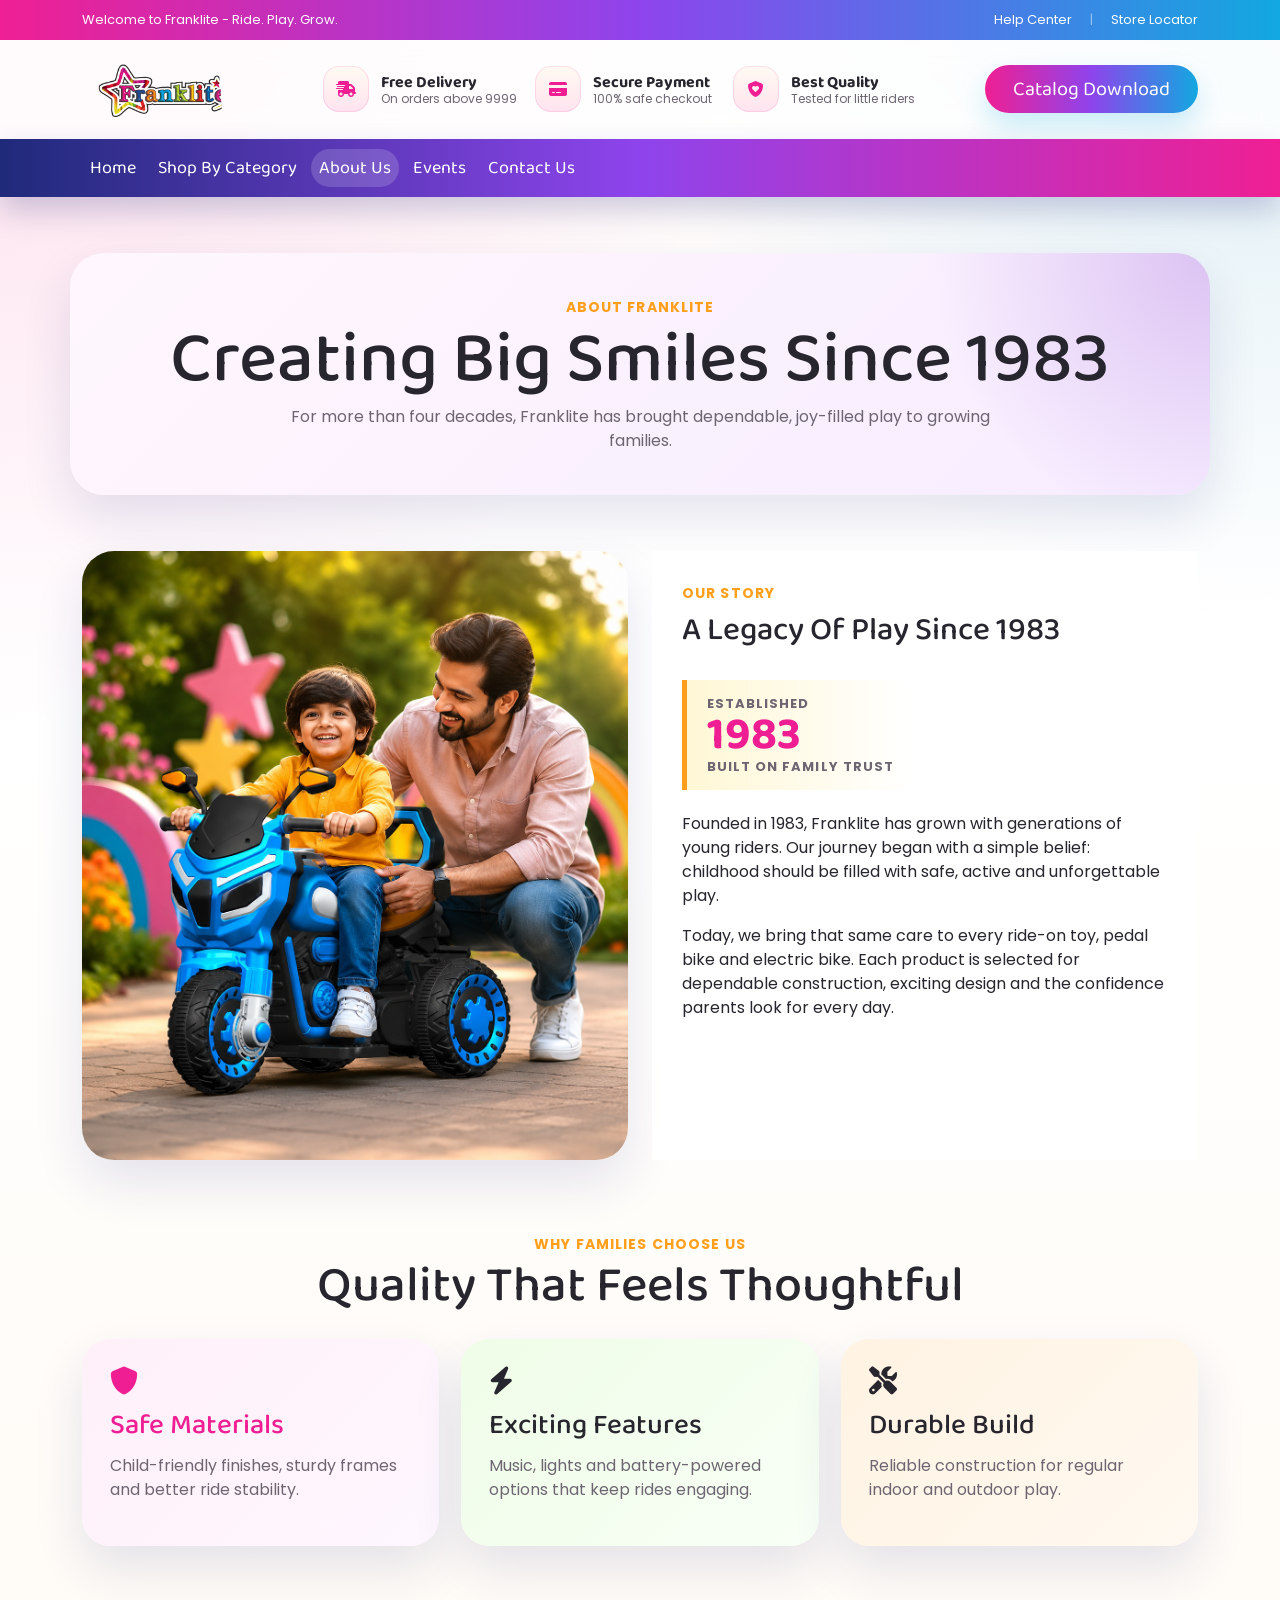
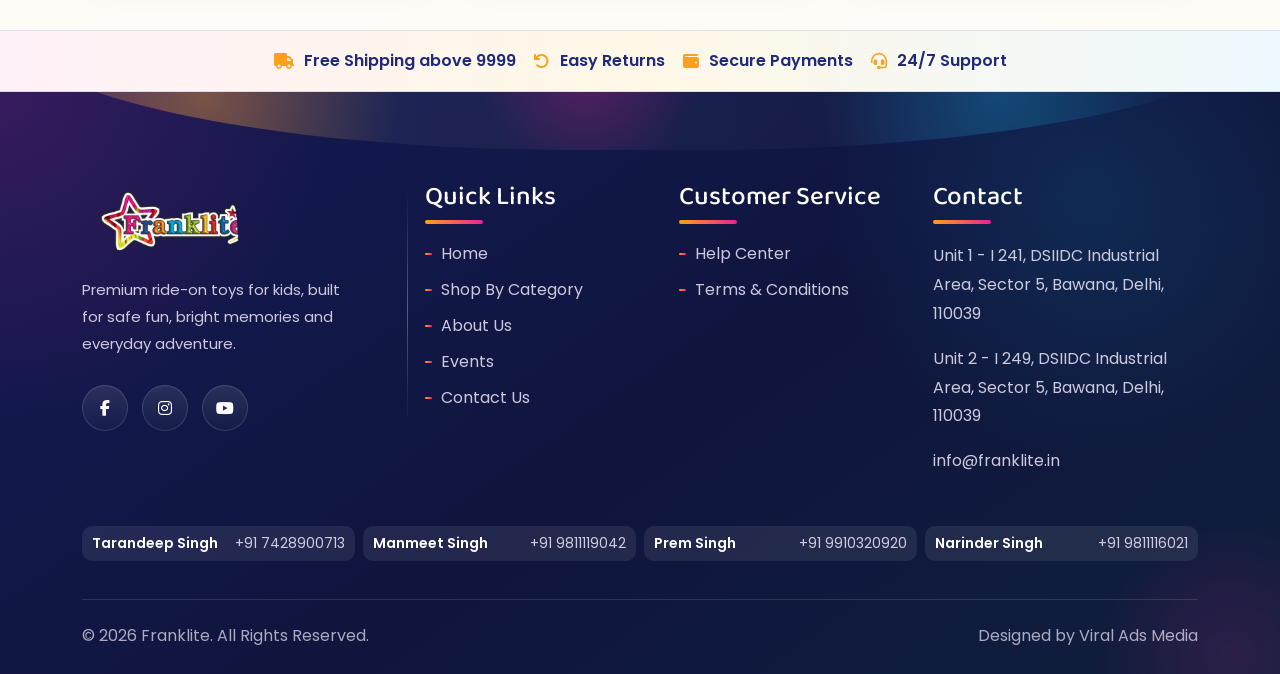
<file: about.html>
<!DOCTYPE html>
<html lang="en">

<head>
    <meta charset="UTF-8">
    <meta name="viewport" content="width=device-width, initial-scale=1.0">
    <title>About Us | Franklite</title>
    <link rel="icon" href="image/logo.png">
    <link href="https://cdn.jsdelivr.net/npm/bootstrap@5.0.2/dist/css/bootstrap.min.css" rel="stylesheet"
        integrity="sha384-EVSTQN3/azprG1Anm3QDgpJLIm9Nao0Yz1ztcQTwFspd3yD65VohhpuuCOmLASjC" crossorigin="anonymous">
    <link rel="stylesheet" href="https://cdnjs.cloudflare.com/ajax/libs/font-awesome/6.7.2/css/all.min.css">
    <link rel="preconnect" href="https://fonts.googleapis.com">
    <link rel="preconnect" href="https://fonts.gstatic.com" crossorigin>
    <link href="https://fonts.googleapis.com/css2?family=Baloo+2:wght@400;600;700;800&family=Poppins:wght@400;500;600;700&display=swap"
        rel="stylesheet">
    <link href="https://unpkg.com/aos@2.3.1/dist/aos.css" rel="stylesheet">
    <link href="style.css" rel="stylesheet">
    <link href="responsive.css" rel="stylesheet">
</head>


<body>
    <div class="site-shell">
        <header class="top-strip">
            <div class="container top-strip-inner">
                <p class="mb-0">Welcome to Franklite - Ride. Play. Grow.</p>
                <div class="top-strip-links">
                    <a href="contact.html">Help Center</a>
                    <a href="https://www.google.com/maps/search/?api=1&amp;query=Unit%201%20I%20241%2C%20DSIIDC%20Industrial%20Area%2C%20Sector%205%2C%20Bawana%2C%20Delhi%20110039" target="_blank" rel="noopener noreferrer">Store Locator</a>
                </div>
            </div>
        </header>

        <header class="main-header">
            <div class="container">
                <div class="main-header-row">
                    <a class="brand-wrap" href="index.html" aria-label="Franklite home">
                        <img src="image/logo-gif.gif" alt="Franklite logo">
                    </a>
                    <div class="feature-pills">
                        <div class="feature-pill">
                            <span class="feature-icon"><i class="fa-solid fa-truck-fast"></i></span>
                            <div>
                                <strong>Free Delivery</strong>
                                <small>On orders above 9999</small>
                            </div>
                        </div>
                        <div class="feature-pill">
                            <span class="feature-icon"><i class="fa-solid fa-credit-card"></i></span>
                            <div>
                                <strong>Secure Payment</strong>
                                <small>100% safe checkout</small>
                            </div>
                        </div>
                        <div class="feature-pill">
                            <span class="feature-icon"><i class="fa-solid fa-shield-heart"></i></span>
                            <div>
                                <strong>Best Quality</strong>
                                <small>Tested for little riders</small>
                            </div>
                        </div>
                    </div>
                    <div class="header-cta">
                        <a class="btn theme-btn header-pill-btn" href="pdf/franklitecatalog.pdf" download>Catalog Download</a>
                    </div>
                </div>
            </div>
        </header>

        <nav class="theme-nav navbar navbar-expand-lg">
            <div class="container">
                <button class="navbar-toggler" type="button" data-bs-toggle="collapse" data-bs-target="#mainNav"
                    aria-controls="mainNav" aria-expanded="false" aria-label="Toggle navigation">
                    <i class="fa-solid fa-bars"></i>
                </button>
                <div class="collapse navbar-collapse" id="mainNav">
                    <ul class="navbar-nav nav-links">
                        <li class="nav-item"><a class="nav-link" href="index.html">Home</a></li>
                        <li class="nav-item"><a class="nav-link" href="shop.html">Shop By Category</a></li>
                        <li class="nav-item"><a class="nav-link active" href="about.html">About Us</a></li>
                        <li class="nav-item"><a class="nav-link" href="events.html">Events</a></li>
                        <li class="nav-item"><a class="nav-link" href="contact.html">Contact Us</a></li>
                    </ul>
                </div>
            </div>
        </nav>

        <main>
            <section class="inner-hero">
                <div class="container">
                    <span class="kicker">About Franklite</span>
                    <h1>Creating Big Smiles Since 1983</h1>
                    <p>For more than four decades, Franklite has brought dependable, joy-filled play to growing families.</p>
                </div>
            </section>

            <section class="section-space pt-0">
                <div class="container">
                    <div class="split-panel">
                        <div class="panel-media" data-aos="fade-right">
                            <img src="image/about.png" alt="Franklite family lifestyle visual">
                        </div>
                        <div class="panel-copy" data-aos="fade-left">
                            <span class="kicker">Our Story</span>
                            <h2>A Legacy Of Play Since <span>1983</span></h2>
                            <div class="story-established" aria-label="Franklite established in 1983">
                                <span>Established</span>
                                <strong>1983</strong>
                                <small>Built on family trust</small>
                            </div>
                            <p>Founded in 1983, Franklite has grown with generations of young riders. Our journey began with a simple belief: childhood should be filled with safe, active and unforgettable play.</p>
                            <p>Today, we bring that same care to every ride-on toy, pedal bike and electric bike. Each product is selected for dependable construction, exciting design and the confidence parents look for every day.</p>
                        </div>
                    </div>
                </div>
            </section>

            <section class="section-space pt-0">
                <div class="container">
                    <div class="section-heading">
                        <span class="kicker">Why Families Choose Us</span>
                        <h2>Quality That Feels Thoughtful</h2>
                    </div>
                    <div class="feature-grid">
                        <article class="feature-panel lilac">
                            <i class="fa-solid fa-shield"></i>
                            <h3>Safe Materials</h3>
                            <p>Child-friendly finishes, sturdy frames and better ride stability.</p>
                        </article>
                        <article class="feature-panel mint">
                            <i class="fa-solid fa-bolt"></i>
                            <h3>Exciting Features</h3>
                            <p>Music, lights and battery-powered options that keep rides engaging.</p>
                        </article>
                        <article class="feature-panel peach">
                            <i class="fa-solid fa-screwdriver-wrench"></i>
                            <h3>Durable Build</h3>
                            <p>Reliable construction for regular indoor and outdoor play.</p>
                        </article>
                    </div>
                </div>
            </section>
        </main>

        <section class="service-strip">
            <div class="container service-strip-grid">
                <div><i class="fa-solid fa-truck"></i><span>Free Shipping above 9999</span></div>
                <div><i class="fa-solid fa-arrow-rotate-left"></i><span>Easy Returns</span></div>
                <div><i class="fa-solid fa-wallet"></i><span>Secure Payments</span></div>
                <div><i class="fa-solid fa-headset"></i><span>24/7 Support</span></div>
            </div>
        </section>

        <footer class="site-footer">
            <div class="container">
                <div class="footer-grid">
                    <div>
                        <img class="footer-logo" src="image/logo-gif.gif" alt="Franklite logo">
                        <p>Premium ride-on toys for kids, built for safe fun, bright memories and everyday adventure.</p>
                        <div class="social-links">
                            <a href="https://www.facebook.com/share/16gAEgcKET/?mibextid=wwXIfr" target="_blank" rel="noopener noreferrer" aria-label="Franklite on Facebook"><i class="fa-brands fa-facebook-f"></i></a>
                            <a href="https://www.instagram.com/franklite_/" target="_blank" rel="noopener noreferrer" aria-label="Franklite on Instagram"><i class="fa-brands fa-instagram"></i></a>
                            <a href="https://youtube.com/@franklite_toys?si=5BbVZSJ4fT86CASj" target="_blank" rel="noopener noreferrer" aria-label="Franklite on YouTube"><i class="fa-brands fa-youtube"></i></a>
                        </div>
                    </div>
                    <div>
                        <h3>Quick Links</h3>
                        <ul>
                            <li><a href="index.html">Home</a></li>
                            <li><a href="shop.html">Shop By Category</a></li>
                            <li><a href="about.html">About Us</a></li>
                            <li><a href="events.html">Events</a></li>
                            <li><a href="contact.html">Contact Us</a></li>
                        </ul>
                    </div>
                    <div>
                        <h3>Customer Service</h3>
                        <ul>
                            <li><a href="contact.html">Help Center</a></li>
                            <li><a href="terms.html">Terms & Conditions</a></li>
                        </ul>
                    </div>
                    <div>
                        <h3>Contact</h3>
                        <p>Unit 1 - I 241, DSIIDC Industrial Area, Sector 5, Bawana, Delhi, 110039</p>
                        <p>Unit 2 - I 249, DSIIDC Industrial Area, Sector 5, Bawana, Delhi, 110039</p>
                        <p><a href="mailto:info@franklite.in">info@franklite.in</a></p>
                    </div>
                </div>
                <div class="footer-contact-numbers">
                    <a href="tel:+917428900713"><span>Tarandeep Singh</span>+91 7428900713</a>
                    <a href="tel:+919811119042"><span>Manmeet Singh</span>+91 9811119042</a>
                    <a href="tel:+919910320920"><span>Prem Singh</span>+91 9910320920</a>
                    <a href="tel:+919811116021"><span>Narinder Singh</span>+91 9811116021</a>
                </div>
                <div class="footer-bottom">
                    <span>&copy; 2026 Franklite. All Rights Reserved.</span>
                    <span>Designed by Viral Ads Media</span>
                </div>
            </div>
        </footer>
    </div>

    <script src="https://cdn.jsdelivr.net/npm/bootstrap@5.0.2/dist/js/bootstrap.bundle.min.js"></script>
    <script src="https://unpkg.com/aos@2.3.1/dist/aos.js"></script>
    <script src="script.js"></script>
</body>

</html>
</file>
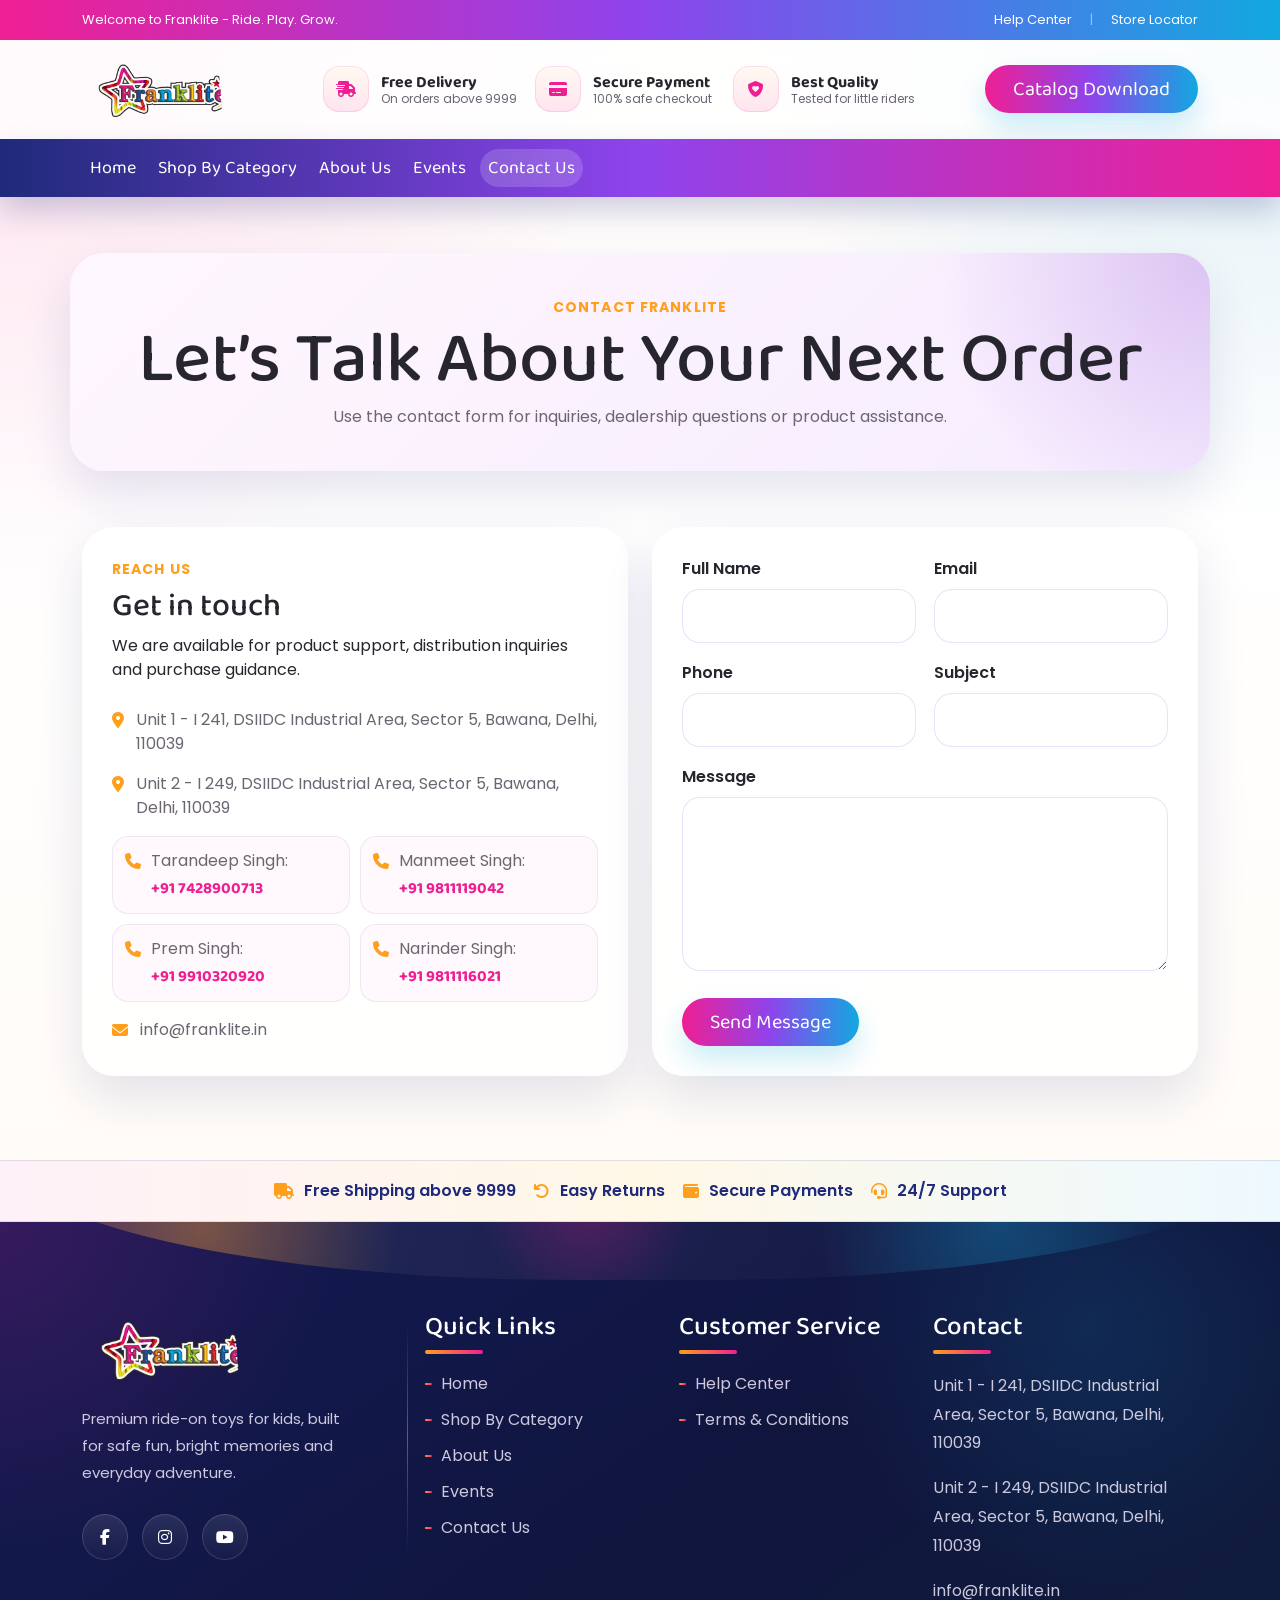
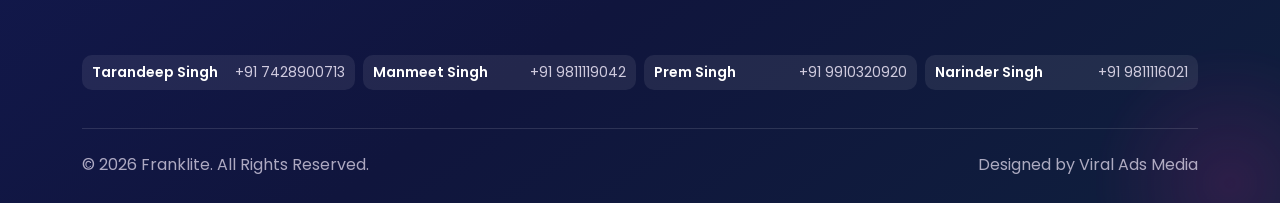
<file: contact.html>
<!DOCTYPE html>
<html lang="en">

<head>
    <meta charset="UTF-8">
    <meta name="viewport" content="width=device-width, initial-scale=1.0">
    <title>Contact Us | Franklite</title>
    <link rel="icon" href="image/logo.png">
    <link href="https://cdn.jsdelivr.net/npm/bootstrap@5.0.2/dist/css/bootstrap.min.css" rel="stylesheet"
        integrity="sha384-EVSTQN3/azprG1Anm3QDgpJLIm9Nao0Yz1ztcQTwFspd3yD65VohhpuuCOmLASjC" crossorigin="anonymous">
    <link rel="stylesheet" href="https://cdnjs.cloudflare.com/ajax/libs/font-awesome/6.7.2/css/all.min.css">
    <link rel="preconnect" href="https://fonts.googleapis.com">
    <link rel="preconnect" href="https://fonts.gstatic.com" crossorigin>
    <link href="https://fonts.googleapis.com/css2?family=Baloo+2:wght@400;600;700;800&family=Poppins:wght@400;500;600;700&display=swap"
        rel="stylesheet">
    <link href="https://unpkg.com/aos@2.3.1/dist/aos.css" rel="stylesheet">
    <link href="style.css" rel="stylesheet">
    <link href="responsive.css" rel="stylesheet">
</head>

<body>
    <div class="site-shell">
        <header class="top-strip">
            <div class="container top-strip-inner">
                <p class="mb-0">Welcome to Franklite - Ride. Play. Grow.</p>
                <div class="top-strip-links">
                    <a href="contact.html">Help Center</a>
                    <a href="https://www.google.com/maps/search/?api=1&amp;query=Unit%201%20I%20241%2C%20DSIIDC%20Industrial%20Area%2C%20Sector%205%2C%20Bawana%2C%20Delhi%20110039" target="_blank" rel="noopener noreferrer">Store Locator</a>
                </div>
            </div>
        </header>

        <header class="main-header">
            <div class="container">
                <div class="main-header-row">
                    <a class="brand-wrap" href="index.html" aria-label="Franklite home">
                        <img src="image/logo-gif.gif" alt="Franklite logo">
                    </a>
                    <div class="feature-pills">
                        <div class="feature-pill">
                            <span class="feature-icon"><i class="fa-solid fa-truck-fast"></i></span>
                            <div>
                                <strong>Free Delivery</strong>
                                <small>On orders above 9999</small>
                            </div>
                        </div>
                        <div class="feature-pill">
                            <span class="feature-icon"><i class="fa-solid fa-credit-card"></i></span>
                            <div>
                                <strong>Secure Payment</strong>
                                <small>100% safe checkout</small>
                            </div>
                        </div>
                        <div class="feature-pill">
                            <span class="feature-icon"><i class="fa-solid fa-shield-heart"></i></span>
                            <div>
                                <strong>Best Quality</strong>
                                <small>Tested for little riders</small>
                            </div>
                        </div>
                    </div>
                    <div class="header-cta">
                        <a class="btn theme-btn header-pill-btn" href="pdf/franklitecatalog.pdf" download>Catalog Download</a>
                    </div>
                </div>
            </div>
        </header>

        <nav class="theme-nav navbar navbar-expand-lg">
            <div class="container">
                <button class="navbar-toggler" type="button" data-bs-toggle="collapse" data-bs-target="#mainNav"
                    aria-controls="mainNav" aria-expanded="false" aria-label="Toggle navigation">
                    <i class="fa-solid fa-bars"></i>
                </button>
                <div class="collapse navbar-collapse" id="mainNav">
                    <ul class="navbar-nav nav-links">
                        <li class="nav-item"><a class="nav-link" href="index.html">Home</a></li>
                        <li class="nav-item"><a class="nav-link" href="shop.html">Shop By Category</a></li>
                        <li class="nav-item"><a class="nav-link" href="about.html">About Us</a></li>
                        <li class="nav-item"><a class="nav-link" href="events.html">Events</a></li>
                        <li class="nav-item"><a class="nav-link active" href="contact.html">Contact Us</a></li>
                    </ul>
                </div>
            </div>
        </nav>

        <main>
            <section class="inner-hero">
                <div class="container">
                    <span class="kicker">Contact Franklite</span>
                    <h1>Let’s Talk About Your Next Order</h1>
                    <p>Use the contact form for inquiries, dealership questions or product assistance.</p>
                </div>
            </section>

            <section class="section-space pt-0">
                <div class="container">
                    <div class="contact-layout">
                        <div class="contact-card">
                            <span class="kicker">Reach Us</span>
                            <h2>Get in touch</h2>
                            <p>We are available for product support, distribution inquiries and purchase guidance.</p>
                            <div class="contact-list">
                                <div><i class="fa-solid fa-location-dot"></i><span>Unit 1 - I 241, DSIIDC Industrial Area, Sector 5, Bawana, Delhi, 110039</span></div>
                                <div><i class="fa-solid fa-location-dot"></i><span>Unit 2 - I 249, DSIIDC Industrial Area, Sector 5, Bawana, Delhi, 110039</span></div>
                                <div class="contact-phone-grid">
                                    <a href="tel:+917428900713"><i class="fa-solid fa-phone"></i><span>Tarandeep Singh:<strong>+91 7428900713</strong></span></a>
                                    <a href="tel:+919811119042"><i class="fa-solid fa-phone"></i><span>Manmeet Singh:<strong>+91 9811119042</strong></span></a>
                                    <a href="tel:+919910320920"><i class="fa-solid fa-phone"></i><span>Prem Singh:<strong>+91 9910320920</strong></span></a>
                                    <a href="tel:+919811116021"><i class="fa-solid fa-phone"></i><span>Narinder Singh:<strong>+91 9811116021</strong></span></a>
                                </div>
                                <div><i class="fa-solid fa-envelope"></i><a href="mailto:info@franklite.in">info@franklite.in</a></div>
                            </div>
                        </div>
                        <form class="contact-form-card" action="sendmail.php" method="post">
                            <div class="form-grid">
                                <div>
                                    <label for="fullname">Full Name</label>
                                    <input id="fullname" name="fullname" type="text" required>
                                </div>
                                <div>
                                    <label for="email">Email</label>
                                    <input id="email" name="email" type="email" required>
                                </div>
                                <div>
                                    <label for="phone">Phone</label>
                                    <input id="phone" name="phone" type="tel" required>
                                </div>
                                <div>
                                    <label for="subject">Subject</label>
                                    <input id="subject" name="subject" type="text" required>
                                </div>
                                <div class="full-span">
                                    <label for="message">Message</label>
                                    <textarea id="message" name="message" rows="6" required></textarea>
                                </div>
                            </div>
                            <button class="btn btn-primary theme-btn" type="submit">Send Message</button>
                        </form>
                    </div>
                </div>
            </section>
        </main>

        <section class="service-strip">
            <div class="container service-strip-grid">
                <div><i class="fa-solid fa-truck"></i><span>Free Shipping above 9999</span></div>
                <div><i class="fa-solid fa-arrow-rotate-left"></i><span>Easy Returns</span></div>
                <div><i class="fa-solid fa-wallet"></i><span>Secure Payments</span></div>
                <div><i class="fa-solid fa-headset"></i><span>24/7 Support</span></div>
            </div>
        </section>

        <footer class="site-footer">
            <div class="container">
                <div class="footer-grid">
                    <div>
                        <img class="footer-logo" src="image/logo-gif.gif" alt="Franklite logo">
                        <p>Premium ride-on toys for kids, built for safe fun, bright memories and everyday adventure.</p>
                        <div class="social-links">
                            <a href="https://www.facebook.com/share/16gAEgcKET/?mibextid=wwXIfr" target="_blank" rel="noopener noreferrer" aria-label="Franklite on Facebook"><i class="fa-brands fa-facebook-f"></i></a>
                            <a href="https://www.instagram.com/franklite_/" target="_blank" rel="noopener noreferrer" aria-label="Franklite on Instagram"><i class="fa-brands fa-instagram"></i></a>
                            <a href="https://youtube.com/@franklite_toys?si=5BbVZSJ4fT86CASj" target="_blank" rel="noopener noreferrer" aria-label="Franklite on YouTube"><i class="fa-brands fa-youtube"></i></a>
                        </div>
                    </div>
                    <div>
                        <h3>Quick Links</h3>
                        <ul>
                            <li><a href="index.html">Home</a></li>
                            <li><a href="shop.html">Shop By Category</a></li>
                            <li><a href="about.html">About Us</a></li>
                            <li><a href="events.html">Events</a></li>
                            <li><a href="contact.html">Contact Us</a></li>
                        </ul>
                    </div>
                    <div>
                        <h3>Customer Service</h3>
                        <ul>
                            <li><a href="contact.html">Help Center</a></li>
                            <li><a href="terms.html">Terms & Conditions</a></li>
                        </ul>
                    </div>
                    <div>
                        <h3>Contact</h3>
                        <p>Unit 1 - I 241, DSIIDC Industrial Area, Sector 5, Bawana, Delhi, 110039</p>
                        <p>Unit 2 - I 249, DSIIDC Industrial Area, Sector 5, Bawana, Delhi, 110039</p>
                        <p><a href="mailto:info@franklite.in">info@franklite.in</a></p>
                    </div>
                </div>
                <div class="footer-contact-numbers">
                    <a href="tel:+917428900713"><span>Tarandeep Singh</span>+91 7428900713</a>
                    <a href="tel:+919811119042"><span>Manmeet Singh</span>+91 9811119042</a>
                    <a href="tel:+919910320920"><span>Prem Singh</span>+91 9910320920</a>
                    <a href="tel:+919811116021"><span>Narinder Singh</span>+91 9811116021</a>
                </div>
                <div class="footer-bottom">
                    <span>&copy; 2026 Franklite. All Rights Reserved.</span>
                    <span>Designed by Viral Ads Media</span>
                </div>
            </div>
        </footer>
    </div>

    <script src="https://cdn.jsdelivr.net/npm/bootstrap@5.0.2/dist/js/bootstrap.bundle.min.js"></script>
    <script src="https://unpkg.com/aos@2.3.1/dist/aos.js"></script>
    <script src="script.js"></script>
</body>

</html>
</file>
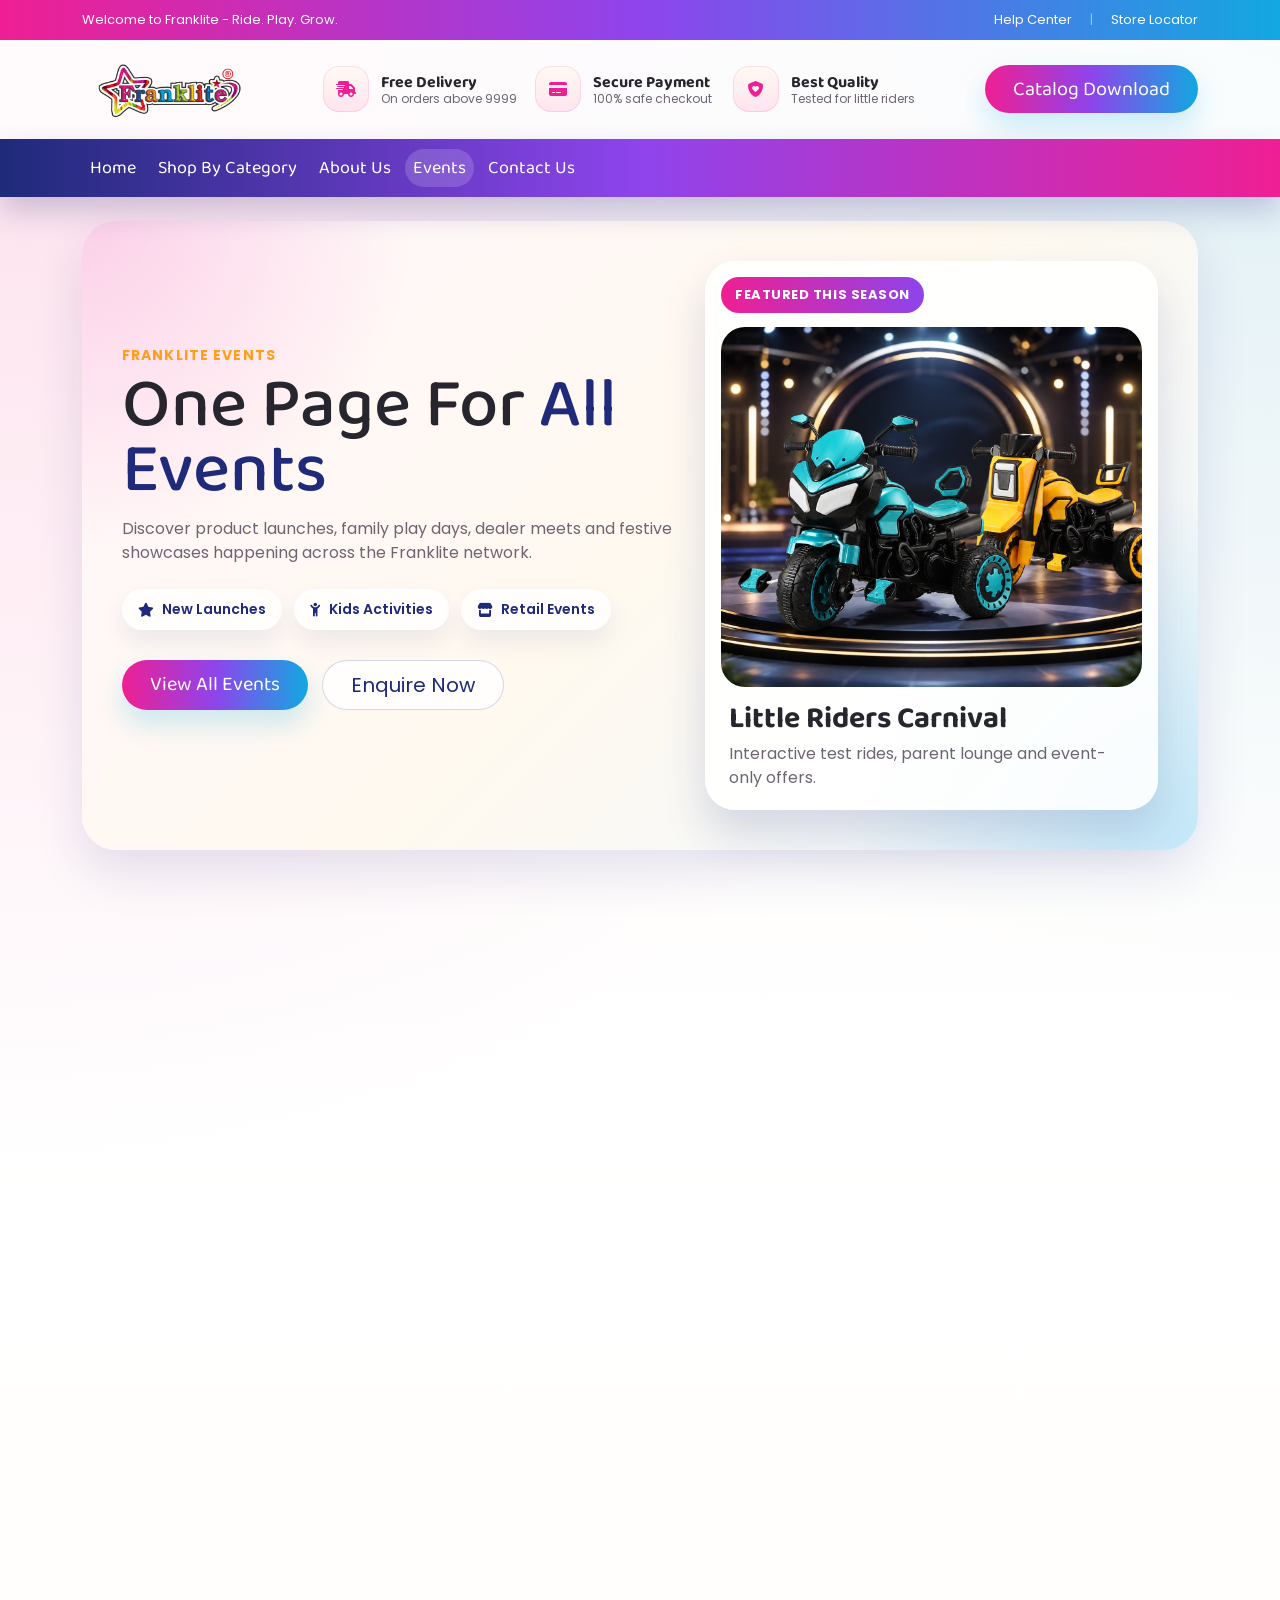
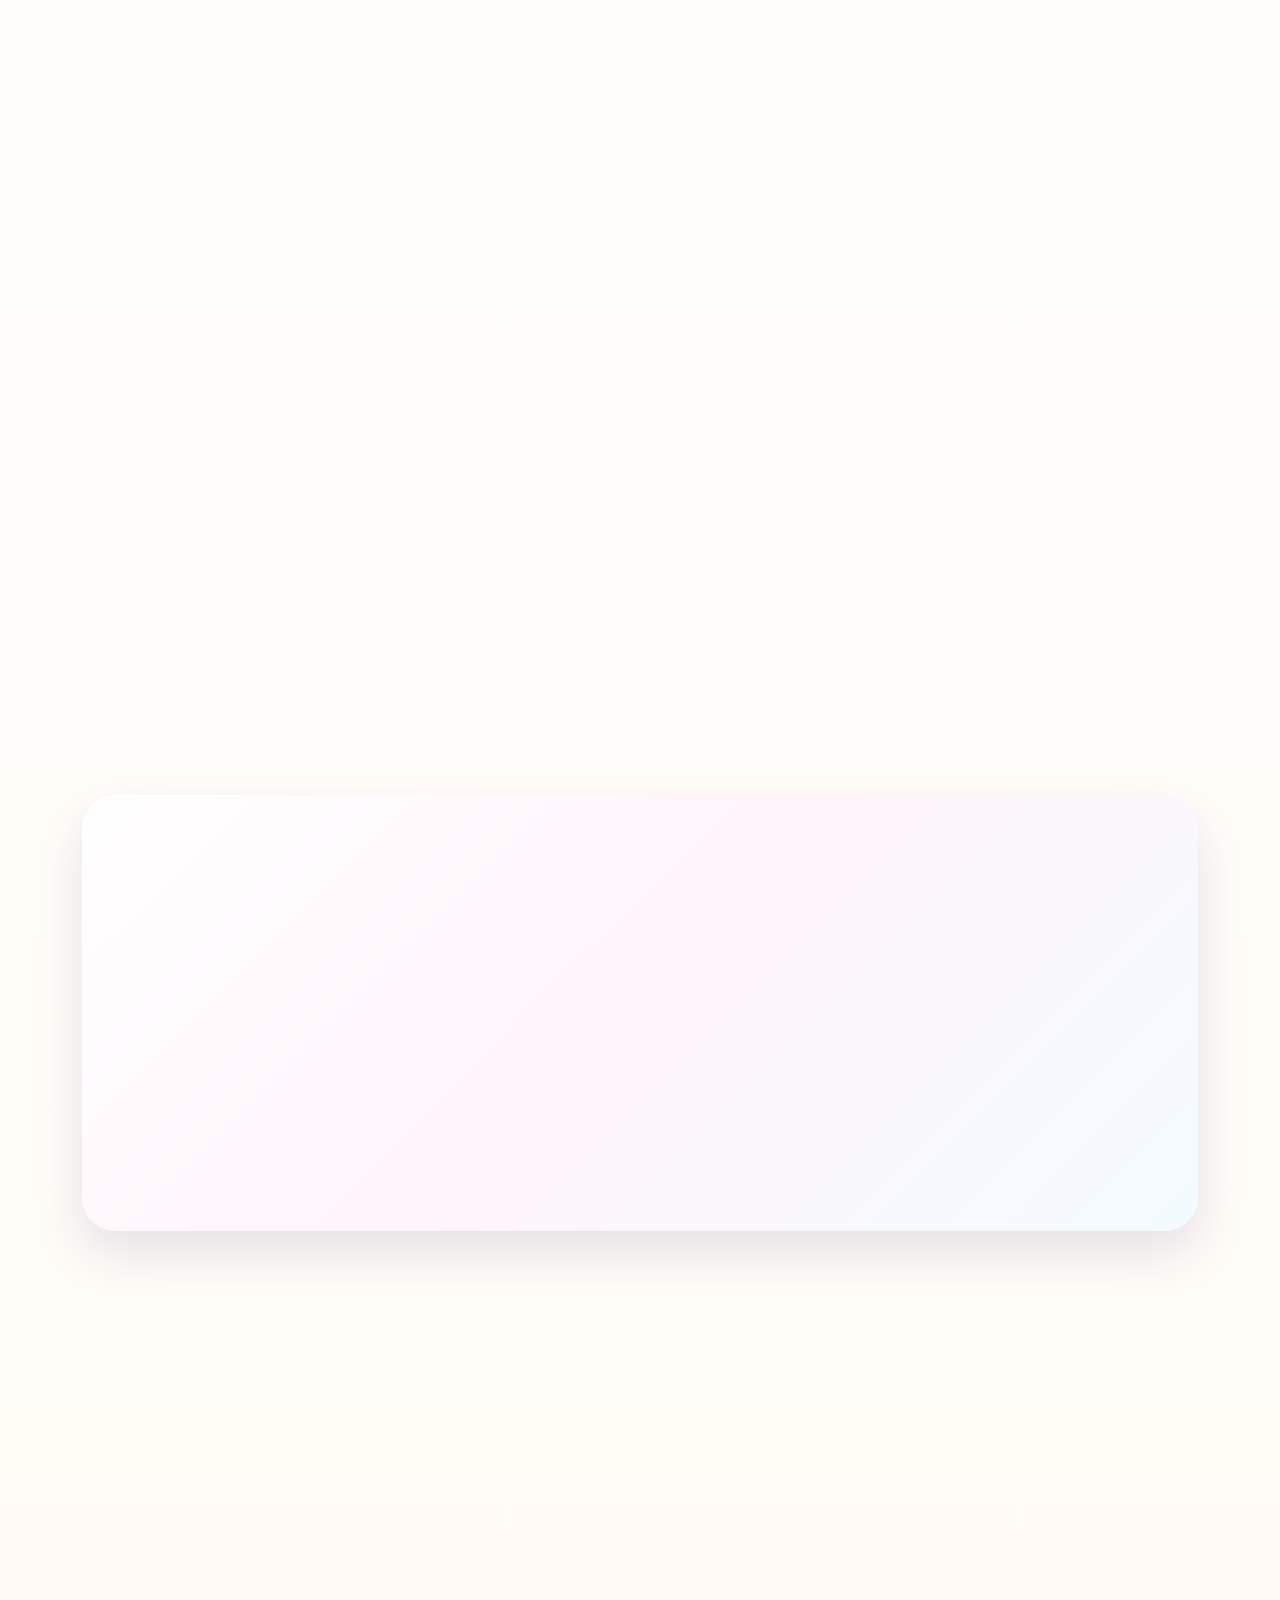
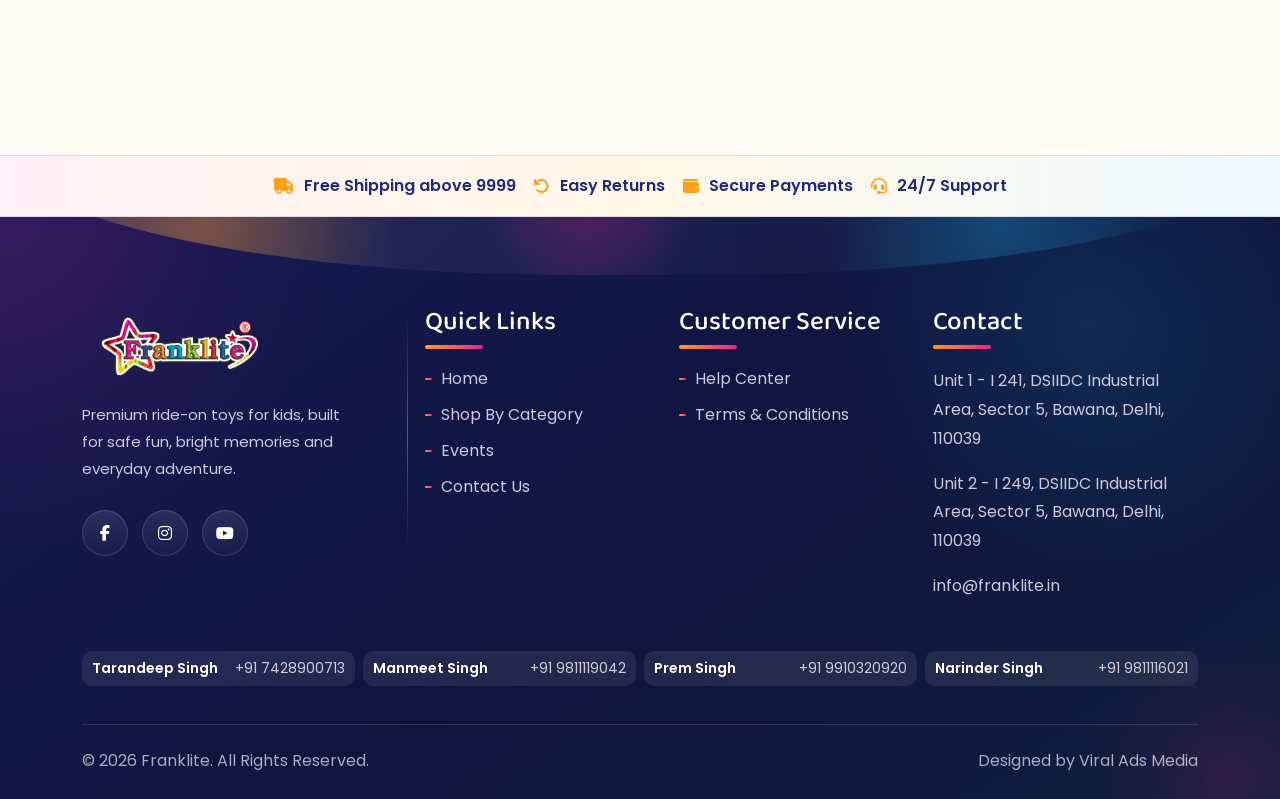
<file: events.html>
<!DOCTYPE html>
<html lang="en">

<head>
    <meta charset="UTF-8">
    <meta name="viewport" content="width=device-width, initial-scale=1.0">
    <title>Events | Franklite</title>
    <link rel="icon" href="image/logo.png">
    <link href="https://cdn.jsdelivr.net/npm/bootstrap@5.0.2/dist/css/bootstrap.min.css" rel="stylesheet"
        integrity="sha384-EVSTQN3/azprG1Anm3QDgpJLIm9Nao0Yz1ztcQTwFspd3yD65VohhpuuCOmLASjC" crossorigin="anonymous">
    <link rel="stylesheet" href="https://cdnjs.cloudflare.com/ajax/libs/font-awesome/6.7.2/css/all.min.css">
    <link rel="preconnect" href="https://fonts.googleapis.com">
    <link rel="preconnect" href="https://fonts.gstatic.com" crossorigin>
    <link href="https://fonts.googleapis.com/css2?family=Baloo+2:wght@400;600;700;800&family=Poppins:wght@400;500;600;700&display=swap"
        rel="stylesheet">
    <link href="https://unpkg.com/aos@2.3.1/dist/aos.css" rel="stylesheet">
    <link href="style.css" rel="stylesheet">
    <link href="responsive.css" rel="stylesheet">
</head>

<body>
    <div class="site-shell">
        <header class="top-strip">
            <div class="container top-strip-inner">
                <p class="mb-0">Welcome to Franklite - Ride. Play. Grow.</p>
                <div class="top-strip-links">
                    <a href="contact.html">Help Center</a>
                    <a href="https://www.google.com/maps/search/?api=1&amp;query=Unit%201%20I%20241%2C%20DSIIDC%20Industrial%20Area%2C%20Sector%205%2C%20Bawana%2C%20Delhi%20110039" target="_blank" rel="noopener noreferrer">Store Locator</a>
                </div>
            </div>
        </header>

        <header class="main-header">
            <div class="container">
                <div class="main-header-row">
                    <a class="brand-wrap" href="index.html" aria-label="Franklite home">
                        <img src="image/logo-gif.gif" alt="Franklite logo">
                    </a>
                    <div class="feature-pills">
                        <div class="feature-pill">
                            <span class="feature-icon"><i class="fa-solid fa-truck-fast"></i></span>
                            <div>
                                <strong>Free Delivery</strong>
                                <small>On orders above 9999</small>
                            </div>
                        </div>
                        <div class="feature-pill">
                            <span class="feature-icon"><i class="fa-solid fa-credit-card"></i></span>
                            <div>
                                <strong>Secure Payment</strong>
                                <small>100% safe checkout</small>
                            </div>
                        </div>
                        <div class="feature-pill">
                            <span class="feature-icon"><i class="fa-solid fa-shield-heart"></i></span>
                            <div>
                                <strong>Best Quality</strong>
                                <small>Tested for little riders</small>
                            </div>
                        </div>
                    </div>
                    <div class="header-cta">
                        <a class="btn theme-btn header-pill-btn" href="pdf/franklitecatalog.pdf" download>Catalog Download</a>
                    </div>
                </div>
            </div>
        </header>

        <nav class="theme-nav navbar navbar-expand-lg">
            <div class="container">
                <button class="navbar-toggler" type="button" data-bs-toggle="collapse" data-bs-target="#mainNav"
                    aria-controls="mainNav" aria-expanded="false" aria-label="Toggle navigation">
                    <i class="fa-solid fa-bars"></i>
                </button>
                <div class="collapse navbar-collapse" id="mainNav">
                    <ul class="navbar-nav nav-links">
                        <li class="nav-item"><a class="nav-link" href="index.html">Home</a></li>
                        <li class="nav-item"><a class="nav-link" href="shop.html">Shop By Category</a></li>
                        <li class="nav-item"><a class="nav-link" href="about.html">About Us</a></li>
                        <li class="nav-item"><a class="nav-link active" href="events.html">Events</a></li>
                        <li class="nav-item"><a class="nav-link" href="contact.html">Contact Us</a></li>
                    </ul>
                </div>
            </div>
        </nav>

        <main>
            <section class="section-space events-hero-wrap">
                <div class="container">
                    <div class="events-hero">
                        <div class="events-hero-copy" data-aos="fade-right">
                            <span class="kicker">Franklite Events</span>
                            <h1>One Page For <span>All Events</span></h1>
                            <p>Discover product launches, family play days, dealer meets and festive showcases happening across the Franklite network.</p>
                            <div class="event-chip-row">
                                <span><i class="fa-solid fa-star"></i> New Launches</span>
                                <span><i class="fa-solid fa-child-reaching"></i> Kids Activities</span>
                                <span><i class="fa-solid fa-store"></i> Retail Events</span>
                            </div>
                            <div class="hero-actions">
                                <a class="btn btn-primary theme-btn" href="#all-events">View All Events</a>
                                <a class="btn btn-outline-light ghost-btn event-ghost-btn" href="contact.html">Enquire Now</a>
                            </div>
                        </div>
                        <div class="events-hero-visual" data-aos="fade-left">
                            <div class="events-spotlight-card">
                                <span class="spotlight-label">Featured This Season</span>
                                <img src="image/event.png" alt="Franklite event highlight">
                                <div class="spotlight-copy">
                                    <strong>Little Riders Carnival</strong>
                                    <p>Interactive test rides, parent lounge and event-only offers.</p>
                                </div>
                            </div>
                        </div>
                    </div>
                </div>
            </section>

            <section class="section-space pt-0">
                <div class="container">
                    <div class="stats-grid event-stats-grid">
                        <article class="stat-card lavender" data-aos="zoom-in">
                            <strong>12+</strong>
                            <span>Major events planned</span>
                        </article>
                        <article class="stat-card mint" data-aos="zoom-in" data-aos-delay="100">
                            <strong>8</strong>
                            <span>City activations</span>
                        </article>
                        <article class="stat-card peach" data-aos="zoom-in" data-aos-delay="200">
                            <strong>25K+</strong>
                            <span>Families reached</span>
                        </article>
                        <article class="stat-card blush" data-aos="zoom-in" data-aos-delay="300">
                            <strong>100%</strong>
                            <span>Fun-first experience</span>
                        </article>
                    </div>
                </div>
            </section>

            <section class="section-space pt-0" id="all-events">
                <div class="container">
                    <div class="section-heading" data-aos="fade-up">
                        <span class="kicker">All Events</span>
                        <h2>Every Showcase In One Place</h2>
                    </div>

                    <div class="events-filter-bar" data-aos="fade-up">
                        <span class="active">All</span>
                        <span>Launch Events</span>
                        <span>Family Days</span>
                        <span>Dealer Meets</span>
                        <span>Festive Displays</span>
                    </div>

                    <div class="event-grid">
                        <article class="event-card" data-aos="fade-up">
                            <img src="image/gallery/exuction-5.jpg" alt="Little Riders Carnival">
                            <div class="event-card-body">
                                <div class="event-meta"><span>12 Sep</span><span>Delhi</span></div>
                                <h3>Little Riders Carnival</h3>
                                <p>Hands-on play zone, supervised test rides and launch previews for new ride-ons.</p>
                                <div class="event-tags"><span>Family Event</span><span>Live Demo</span></div>
                            </div>
                        </article>
                        <article class="event-card" data-aos="fade-up" data-aos-delay="80">
                            <img src="image/gallery/exuction-6.jpg" alt="Retail launch day">
                            <div class="event-card-body">
                                <div class="event-meta"><span>19 Sep</span><span>Noida</span></div>
                                <h3>Retail Launch Day</h3>
                                <p>A high-energy showroom reveal with offers, product walkthroughs and parent support desks.</p>
                                <div class="event-tags"><span>Launch</span><span>Store Event</span></div>
                            </div>
                        </article>
                        <article class="event-card" data-aos="fade-up" data-aos-delay="160">
                            <img src="image/gallery/exuction-7.jpg" alt="Weekend test ride camp">
                            <div class="event-card-body">
                                <div class="event-meta"><span>28 Sep</span><span>Gurugram</span></div>
                                <h3>Weekend Test Ride Camp</h3>
                                <p>Parents compare models while kids try bikes, trikes and battery cars in a safe zone.</p>
                                <div class="event-tags"><span>Test Ride</span><span>Kids Zone</span></div>
                            </div>
                        </article>
                        <article class="event-card" data-aos="fade-up">
                            <img src="image/gallery/exuction-8.jpg" alt="Dealer growth meet">
                            <div class="event-card-body">
                                <div class="event-meta"><span>03 Oct</span><span>Jaipur</span></div>
                                <h3>Dealer Growth Meet</h3>
                                <p>Product roadmap presentation, merchandising guidance and partnership discussions.</p>
                                <div class="event-tags"><span>B2B</span><span>Partner Meet</span></div>
                            </div>
                        </article>
                        <article class="event-card" data-aos="fade-up" data-aos-delay="80">
                            <img src="image/gallery/a.jpeg" alt="Festive family fair">
                            <div class="event-card-body">
                                <div class="event-meta"><span>10 Oct</span><span>Lucknow</span></div>
                                <h3>Festive Family Fair</h3>
                                <p>Seasonal gifting displays, flash discounts and a photo corner built for young riders.</p>
                                <div class="event-tags"><span>Festival</span><span>Offers</span></div>
                            </div>
                        </article>
                        <article class="event-card" data-aos="fade-up" data-aos-delay="160">
                            <img src="image/gallery/f.jpg" alt="Community play day">
                            <div class="event-card-body">
                                <div class="event-meta"><span>18 Oct</span><span>Chandigarh</span></div>
                                <h3>Community Play Day</h3>
                                <p>A social outdoor event focused on play, movement and confidence-building ride sessions.</p>
                                <div class="event-tags"><span>Outdoor</span><span>Community</span></div>
                            </div>
                        </article>
                    </div>
                </div>
            </section>

            <section class="section-space pt-0">
                <div class="container">
                    <div class="event-highlight-panel">
                        <div class="event-highlight-copy" data-aos="fade-right">
                            <span class="kicker">Why Visit</span>
                            <h2>Events Designed For Families And Dealers</h2>
                            <p>Each Franklite event combines product discovery with real interaction, so parents can compare quality while children enjoy a memorable ride experience.</p>
                            <div class="event-benefit-list">
                                <div><i class="fa-solid fa-circle-check"></i><span>Try before you buy</span></div>
                                <div><i class="fa-solid fa-circle-check"></i><span>Meet support and sales teams directly</span></div>
                                <div><i class="fa-solid fa-circle-check"></i><span>Access event-only launch pricing</span></div>
                            </div>
                        </div>
                        <div class="event-highlight-media" data-aos="fade-left">
                            <img src="image/gallery/h.jpg" alt="Franklite family event">
                        </div>
                    </div>
                </div>
            </section>

            <section class="section-space pt-0">
                <div class="container">
                    <div class="section-heading" data-aos="fade-up">
                        <span class="kicker">Event Journey</span>
                        <h2>How A Franklite Event Flows</h2>
                    </div>
                    <div class="event-timeline">
                        <article class="event-timeline-card" data-aos="fade-up">
                            <span>01</span>
                            <h3>Welcome Desk</h3>
                            <p>Guests register, receive event details and explore recommended product zones.</p>
                        </article>
                        <article class="event-timeline-card" data-aos="fade-up" data-aos-delay="100">
                            <span>02</span>
                            <h3>Experience Zone</h3>
                            <p>Kids interact with ride-ons while the team explains key features and safety benefits.</p>
                        </article>
                        <article class="event-timeline-card" data-aos="fade-up" data-aos-delay="200">
                            <span>03</span>
                            <h3>Offers & Support</h3>
                            <p>Families and dealers close with offers, enquiries and after-sales guidance.</p>
                        </article>
                    </div>
                </div>
            </section>
        </main>

        <section class="service-strip">
            <div class="container service-strip-grid">
                <div><i class="fa-solid fa-truck"></i><span>Free Shipping above 9999</span></div>
                <div><i class="fa-solid fa-arrow-rotate-left"></i><span>Easy Returns</span></div>
                <div><i class="fa-solid fa-wallet"></i><span>Secure Payments</span></div>
                <div><i class="fa-solid fa-headset"></i><span>24/7 Support</span></div>
            </div>
        </section>

        <footer class="site-footer">
            <div class="container">
                <div class="footer-grid">
                    <div>
                        <img class="footer-logo" src="image/logo-gif.gif" alt="Franklite logo">
                        <p>Premium ride-on toys for kids, built for safe fun, bright memories and everyday adventure.</p>
                        <div class="social-links">
                            <a href="https://www.facebook.com/share/16gAEgcKET/?mibextid=wwXIfr" target="_blank" rel="noopener noreferrer" aria-label="Franklite on Facebook"><i class="fa-brands fa-facebook-f"></i></a>
                            <a href="https://www.instagram.com/franklite_/" target="_blank" rel="noopener noreferrer" aria-label="Franklite on Instagram"><i class="fa-brands fa-instagram"></i></a>
                            <a href="https://youtube.com/@franklite_toys?si=5BbVZSJ4fT86CASj" target="_blank" rel="noopener noreferrer" aria-label="Franklite on YouTube"><i class="fa-brands fa-youtube"></i></a>
                        </div>
                    </div>
                    <div>
                        <h3>Quick Links</h3>
                        <ul>
                            <li><a href="index.html">Home</a></li>
                            <li><a href="shop.html">Shop By Category</a></li>
                            <li><a href="events.html">Events</a></li>
                            <li><a href="contact.html">Contact Us</a></li>
                        </ul>
                    </div>
                    <div>
                        <h3>Customer Service</h3>
                        <ul>
                            <li><a href="contact.html">Help Center</a></li>
                            <li><a href="terms.html">Terms & Conditions</a></li>
                        </ul>
                    </div>
                    <div>
                        <h3>Contact</h3>
                        <p>Unit 1 - I 241, DSIIDC Industrial Area, Sector 5, Bawana, Delhi, 110039</p>
                        <p>Unit 2 - I 249, DSIIDC Industrial Area, Sector 5, Bawana, Delhi, 110039</p>
                        <p><a href="mailto:info@franklite.in">info@franklite.in</a></p>
                    </div>
                </div>
                <div class="footer-contact-numbers">
                    <a href="tel:+917428900713"><span>Tarandeep Singh</span>+91 7428900713</a>
                    <a href="tel:+919811119042"><span>Manmeet Singh</span>+91 9811119042</a>
                    <a href="tel:+919910320920"><span>Prem Singh</span>+91 9910320920</a>
                    <a href="tel:+919811116021"><span>Narinder Singh</span>+91 9811116021</a>
                </div>
                <div class="footer-bottom">
                    <span>&copy; 2026 Franklite. All Rights Reserved.</span>
                    <span>Designed by Viral Ads Media</span>
                </div>
            </div>
        </footer>
    </div>

    <script src="https://cdn.jsdelivr.net/npm/bootstrap@5.0.2/dist/js/bootstrap.bundle.min.js"></script>
    <script src="https://unpkg.com/aos@2.3.1/dist/aos.js"></script>
    <script src="script.js"></script>
</body>

</html>
</file>
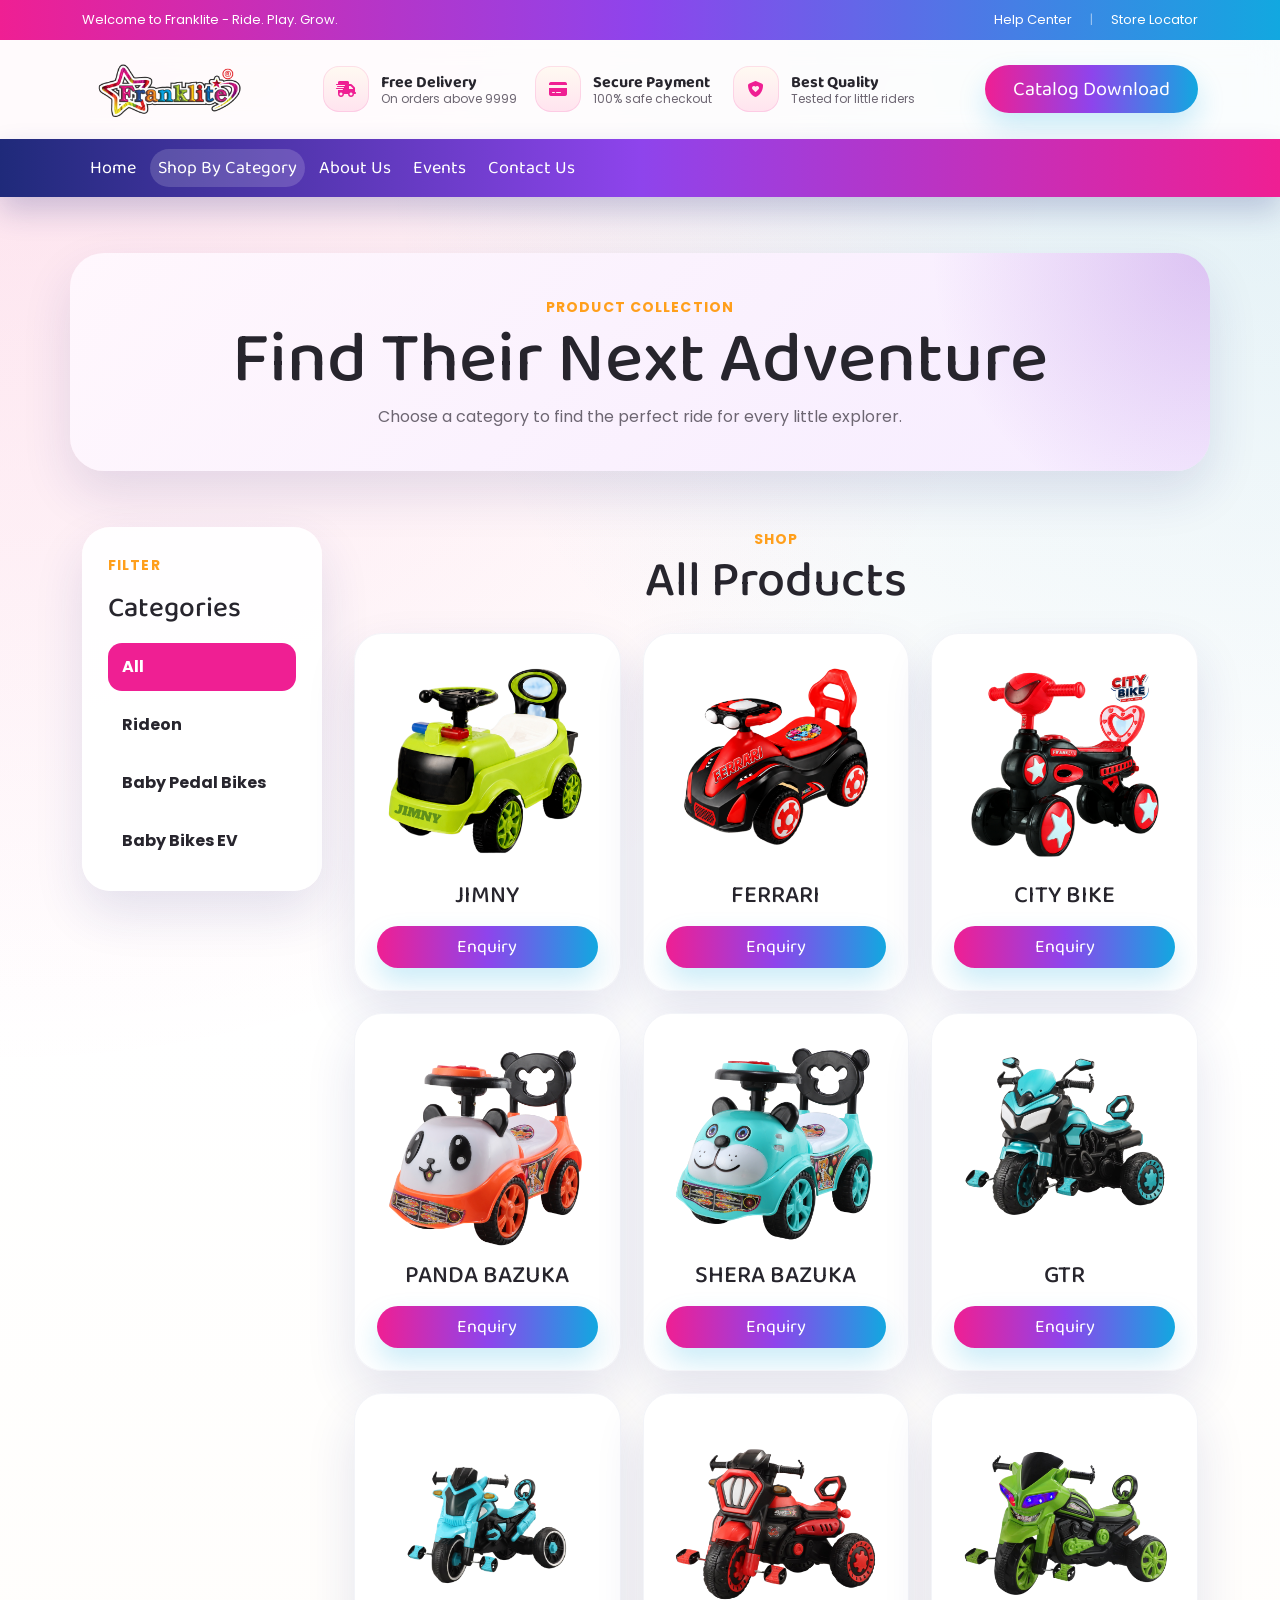
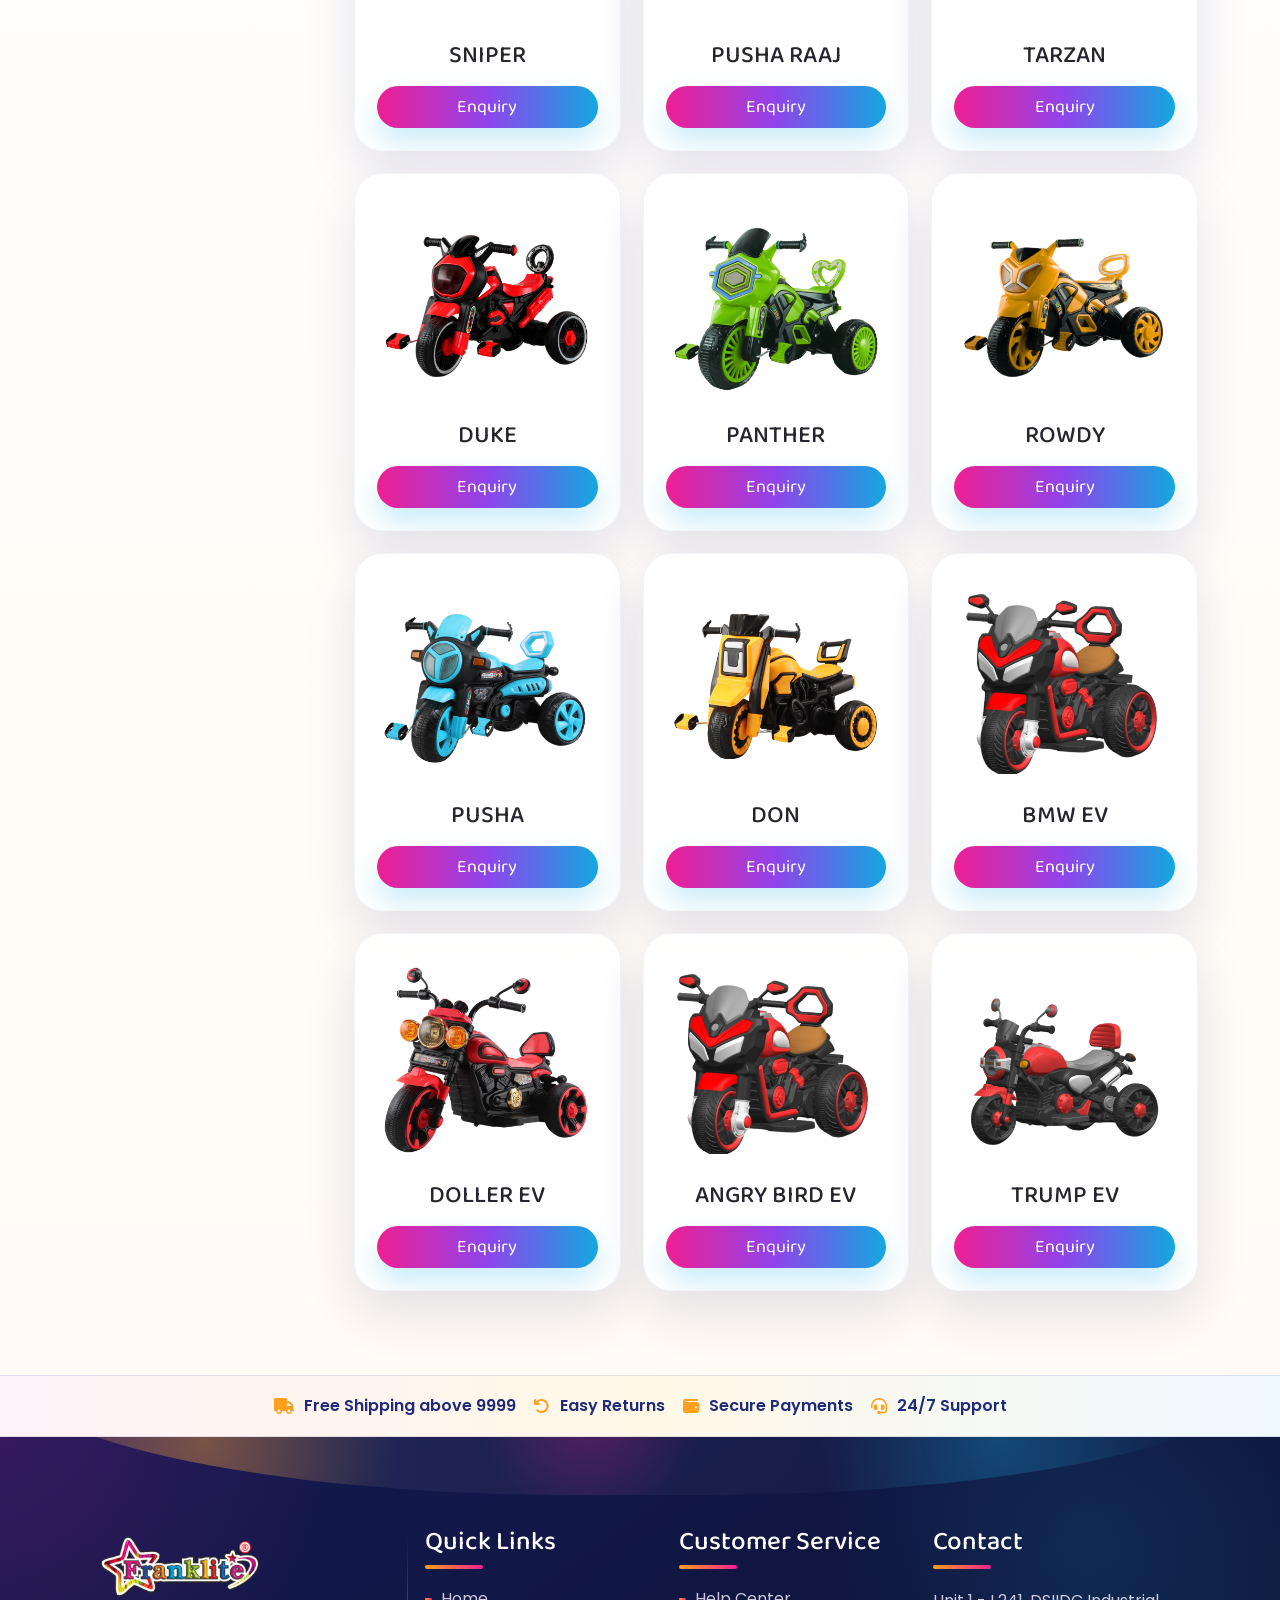
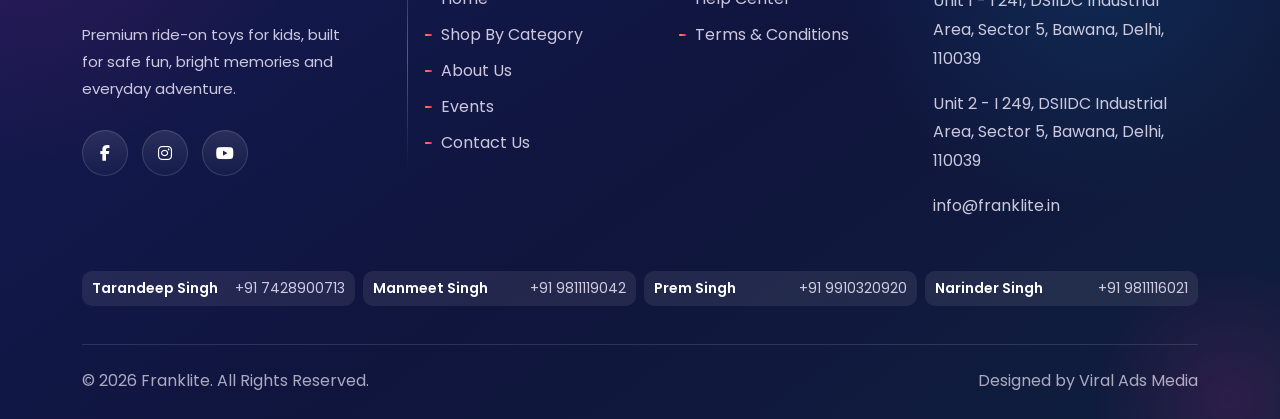
<file: shop.html>
<!DOCTYPE html>
<html lang="en">

<head>
    <meta charset="UTF-8">
    <meta name="viewport" content="width=device-width, initial-scale=1.0">
    <title>Shop | Franklite</title>
    <link rel="icon" href="image/logo.png">
    <link href="https://cdn.jsdelivr.net/npm/bootstrap@5.0.2/dist/css/bootstrap.min.css" rel="stylesheet"
        integrity="sha384-EVSTQN3/azprG1Anm3QDgpJLIm9Nao0Yz1ztcQTwFspd3yD65VohhpuuCOmLASjC" crossorigin="anonymous">
    <link rel="stylesheet" href="https://cdnjs.cloudflare.com/ajax/libs/font-awesome/6.7.2/css/all.min.css">
    <link rel="preconnect" href="https://fonts.googleapis.com">
    <link rel="preconnect" href="https://fonts.gstatic.com" crossorigin>
    <link href="https://fonts.googleapis.com/css2?family=Baloo+2:wght@400;600;700;800&family=Poppins:wght@400;500;600;700&display=swap"
        rel="stylesheet">
    <link href="https://unpkg.com/aos@2.3.1/dist/aos.css" rel="stylesheet">
    <link href="style.css" rel="stylesheet">
    <link href="responsive.css" rel="stylesheet">
</head>

<body>
    <div class="site-shell">
        <header class="top-strip">
            <div class="container top-strip-inner">
                <p class="mb-0">Welcome to Franklite - Ride. Play. Grow.</p>
                <div class="top-strip-links">
                    <a href="contact.html">Help Center</a>
                    <a href="https://www.google.com/maps/search/?api=1&amp;query=Unit%201%20I%20241%2C%20DSIIDC%20Industrial%20Area%2C%20Sector%205%2C%20Bawana%2C%20Delhi%20110039" target="_blank" rel="noopener noreferrer">Store Locator</a>
                </div>
            </div>
        </header>

        <header class="main-header">
            <div class="container">
                <div class="main-header-row">
                    <a class="brand-wrap" href="index.html" aria-label="Franklite home">
                        <img src="image/logo-gif.gif" alt="Franklite logo">
                    </a>
                    <div class="feature-pills">
                        <div class="feature-pill">
                            <span class="feature-icon"><i class="fa-solid fa-truck-fast"></i></span>
                            <div>
                                <strong>Free Delivery</strong>
                                <small>On orders above 9999</small>
                            </div>
                        </div>
                        <div class="feature-pill">
                            <span class="feature-icon"><i class="fa-solid fa-credit-card"></i></span>
                            <div>
                                <strong>Secure Payment</strong>
                                <small>100% safe checkout</small>
                            </div>
                        </div>
                        <div class="feature-pill">
                            <span class="feature-icon"><i class="fa-solid fa-shield-heart"></i></span>
                            <div>
                                <strong>Best Quality</strong>
                                <small>Tested for little riders</small>
                            </div>
                        </div>
                    </div>
                    <div class="header-cta">
                        <a class="btn theme-btn header-pill-btn" href="pdf/franklitecatalog.pdf" download>Catalog Download</a>
                    </div>
                </div>
            </div>
        </header>

        <nav class="theme-nav navbar navbar-expand-lg">
            <div class="container">
                <button class="navbar-toggler" type="button" data-bs-toggle="collapse" data-bs-target="#mainNav"
                    aria-controls="mainNav" aria-expanded="false" aria-label="Toggle navigation">
                    <i class="fa-solid fa-bars"></i>
                </button>
                <div class="collapse navbar-collapse" id="mainNav">
                    <ul class="navbar-nav nav-links">
                        <li class="nav-item"><a class="nav-link" href="index.html">Home</a></li>
                        <li class="nav-item"><a class="nav-link active" href="shop.html">Shop By Category</a></li>
                        <li class="nav-item"><a class="nav-link" href="about.html">About Us</a></li>
                        <li class="nav-item"><a class="nav-link" href="events.html">Events</a></li>
                        <li class="nav-item"><a class="nav-link" href="contact.html">Contact Us</a></li>
                    </ul>
                </div>
            </div>
        </nav>

        <main>
            <section class="inner-hero">
                <div class="container">
                    <span class="kicker">Product Collection</span>
                    <h1 data-category-hero-title>Find Their Next Adventure</h1>
                    <p data-category-hero-description>Choose a category to find the perfect ride for every little explorer.</p>
                </div>
            </section>

            <section class="section-space pt-0">
                <div class="container shop-catalog-layout">
                    <aside class="shop-filter" aria-label="Filter products by category">
                        <span class="kicker">Filter</span>
                        <h2>Categories</h2>
                        <nav class="shop-filter-list" data-category-filters></nav>
                    </aside>
                    <div class="shop-products-panel">
                    <div class="section-heading">
                        <span class="kicker" data-category-kicker>Shop</span>
                        <h2 data-category-title>All Products</h2>
                    </div>
                    <div class="product-grid shop-grid" data-category-products></div>
                    </div>
                </div>
            </section>
        </main>

        <section class="service-strip">
            <div class="container service-strip-grid">
                <div><i class="fa-solid fa-truck"></i><span>Free Shipping above 9999</span></div>
                <div><i class="fa-solid fa-arrow-rotate-left"></i><span>Easy Returns</span></div>
                <div><i class="fa-solid fa-wallet"></i><span>Secure Payments</span></div>
                <div><i class="fa-solid fa-headset"></i><span>24/7 Support</span></div>
            </div>
        </section>

        <footer class="site-footer">
            <div class="container">
                <div class="footer-grid">
                    <div>
                        <img class="footer-logo" src="image/logo-gif.gif" alt="Franklite logo">
                        <p>Premium ride-on toys for kids, built for safe fun, bright memories and everyday adventure.</p>
                        <div class="social-links">
                            <a href="https://www.facebook.com/share/16gAEgcKET/?mibextid=wwXIfr" target="_blank" rel="noopener noreferrer" aria-label="Franklite on Facebook"><i class="fa-brands fa-facebook-f"></i></a>
                            <a href="https://www.instagram.com/franklite_/" target="_blank" rel="noopener noreferrer" aria-label="Franklite on Instagram"><i class="fa-brands fa-instagram"></i></a>
                            <a href="https://youtube.com/@franklite_toys?si=5BbVZSJ4fT86CASj" target="_blank" rel="noopener noreferrer" aria-label="Franklite on YouTube"><i class="fa-brands fa-youtube"></i></a>
                        </div>
                    </div>
                    <div>
                        <h3>Quick Links</h3>
                        <ul>
                            <li><a href="index.html">Home</a></li>
                            <li><a href="shop.html">Shop By Category</a></li>
                            <li><a href="about.html">About Us</a></li>
                            <li><a href="events.html">Events</a></li>
                            <li><a href="contact.html">Contact Us</a></li>
                        </ul>
                    </div>
                    <div>
                        <h3>Customer Service</h3>
                        <ul>
                            <li><a href="contact.html">Help Center</a></li>
                            <li><a href="terms.html">Terms & Conditions</a></li>
                        </ul>
                    </div>
                    <div>
                        <h3>Contact</h3>
                        <p>Unit 1 - I 241, DSIIDC Industrial Area, Sector 5, Bawana, Delhi, 110039</p>
                        <p>Unit 2 - I 249, DSIIDC Industrial Area, Sector 5, Bawana, Delhi, 110039</p>
                        <p><a href="mailto:info@franklite.in">info@franklite.in</a></p>
                    </div>
                </div>
                <div class="footer-contact-numbers">
                    <a href="tel:+917428900713"><span>Tarandeep Singh</span>+91 7428900713</a>
                    <a href="tel:+919811119042"><span>Manmeet Singh</span>+91 9811119042</a>
                    <a href="tel:+919910320920"><span>Prem Singh</span>+91 9910320920</a>
                    <a href="tel:+919811116021"><span>Narinder Singh</span>+91 9811116021</a>
                </div>
                <div class="footer-bottom">
                    <span>&copy; 2026 Franklite. All Rights Reserved.</span>
                    <span>Designed by Viral Ads Media</span>
                </div>
            </div>
        </footer>
    </div>

    <script src="https://cdn.jsdelivr.net/npm/bootstrap@5.0.2/dist/js/bootstrap.bundle.min.js"></script>
    <script src="https://unpkg.com/aos@2.3.1/dist/aos.js"></script>
    <script src="script.js"></script>
</body>

</html>
</file>
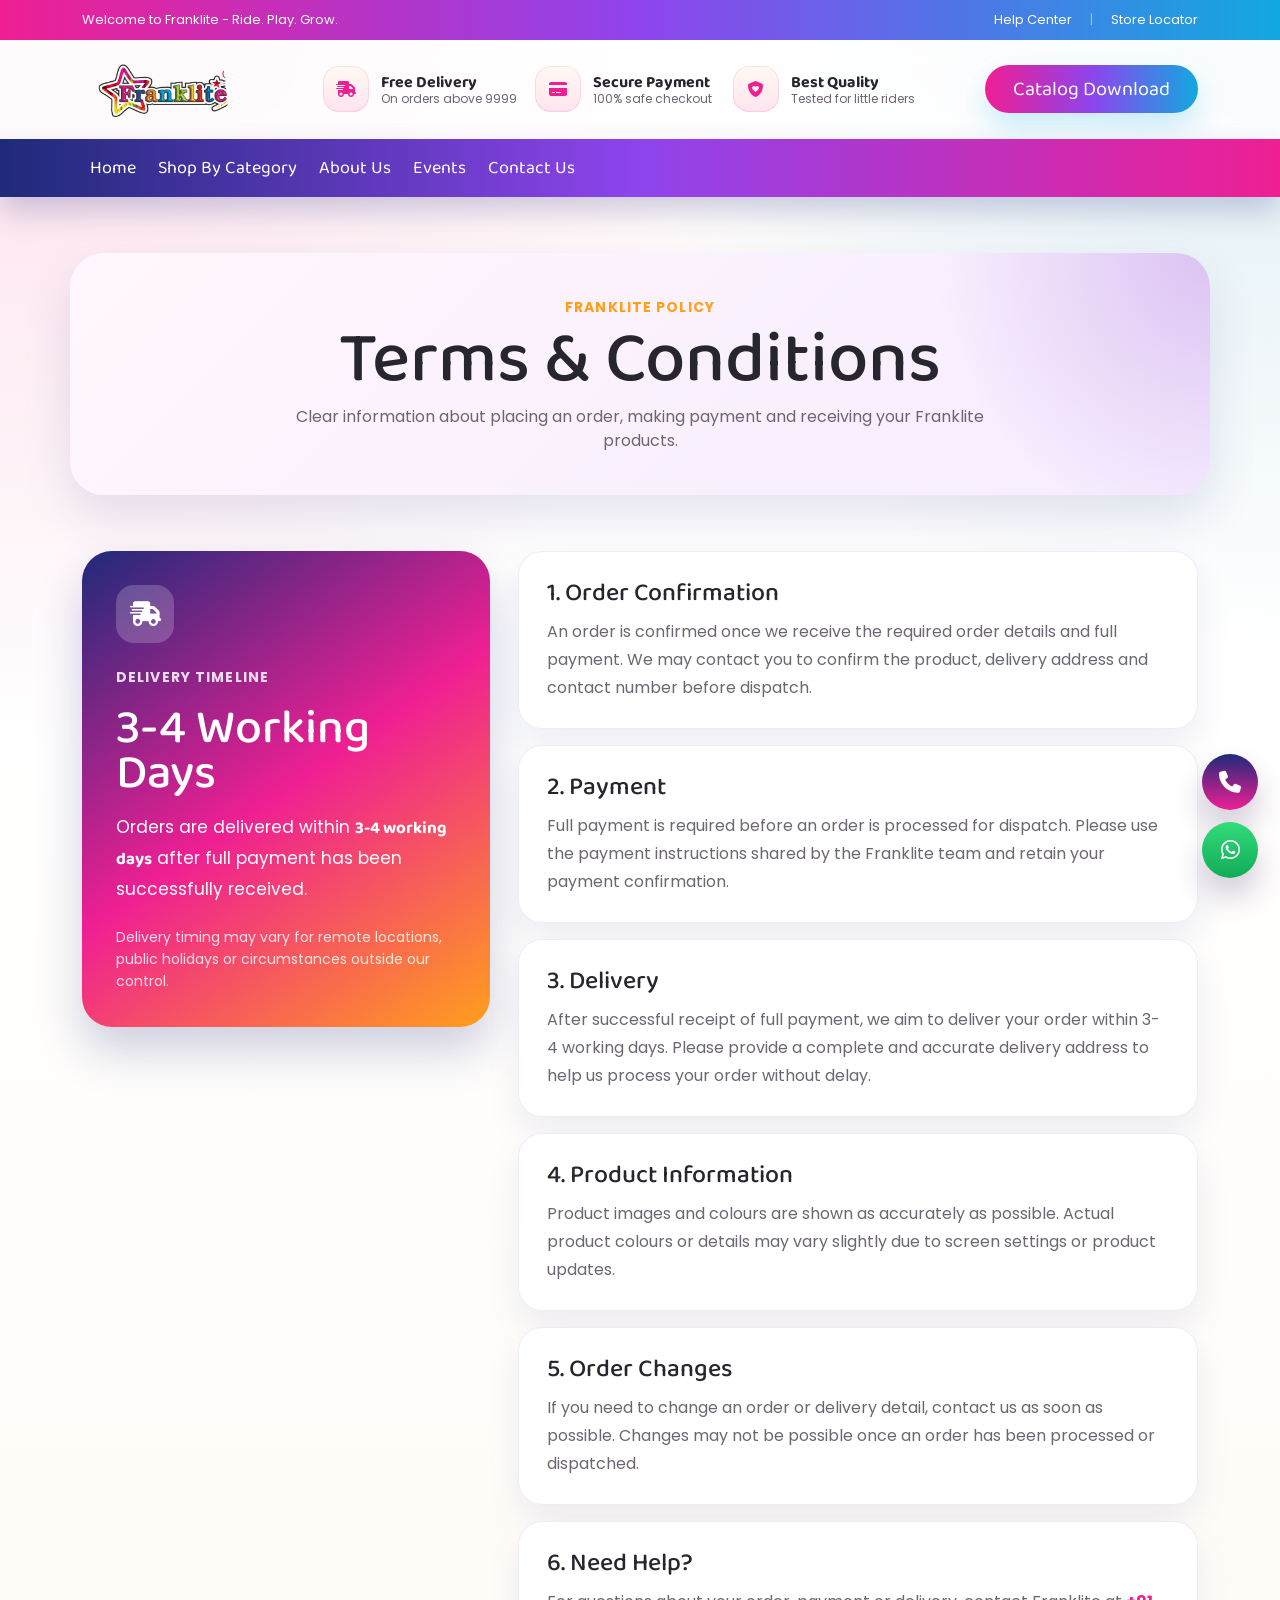
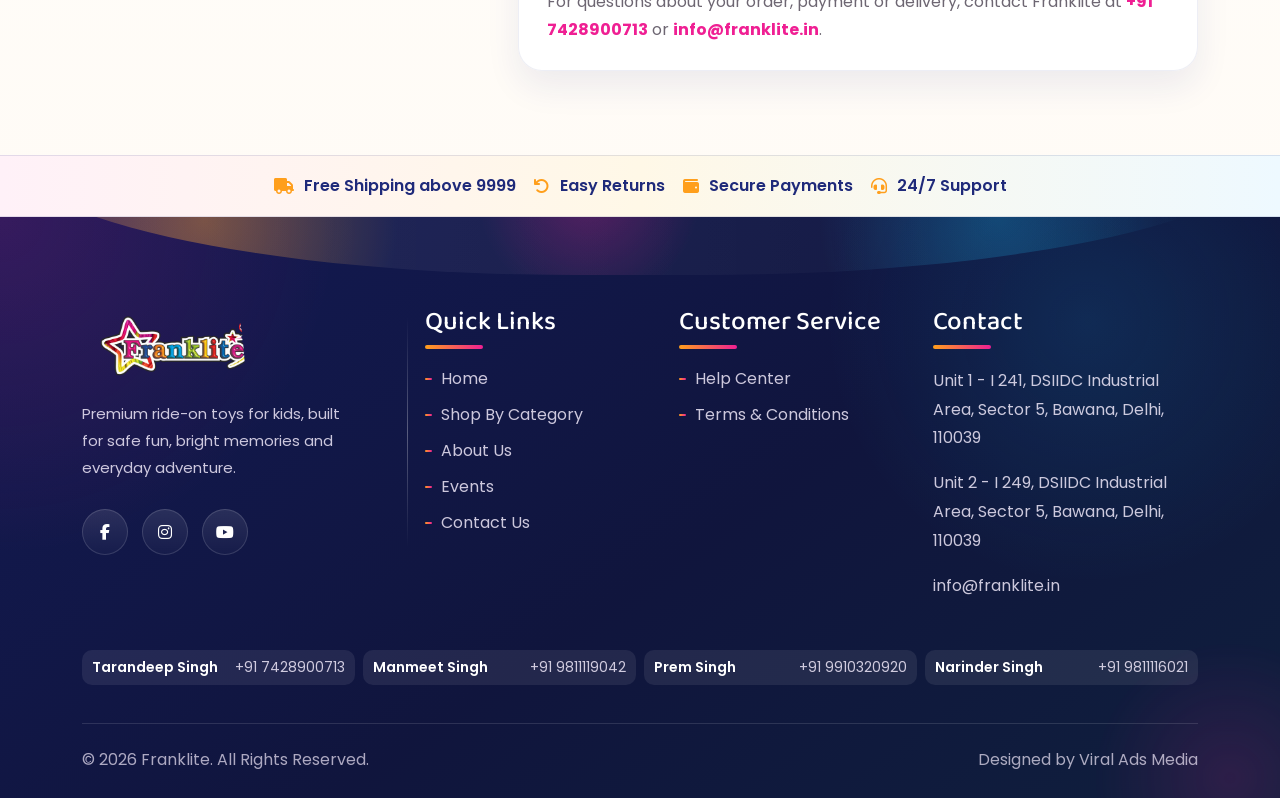
<file: terms.html>
<!DOCTYPE html>
<html lang="en">
<head>
    <meta charset="UTF-8">
    <meta name="viewport" content="width=device-width, initial-scale=1.0">
    <title>Terms &amp; Conditions | Franklite</title>
    <link rel="icon" href="image/logo.png">
    <link href="https://cdn.jsdelivr.net/npm/bootstrap@5.0.2/dist/css/bootstrap.min.css" rel="stylesheet" integrity="sha384-EVSTQN3/azprG1Anm3QDgpJLIm9Nao0Yz1ztcQTwFspd3yD65VohhpuuCOmLASjC" crossorigin="anonymous">
    <link rel="stylesheet" href="https://cdnjs.cloudflare.com/ajax/libs/font-awesome/6.7.2/css/all.min.css">
    <link rel="preconnect" href="https://fonts.googleapis.com">
    <link rel="preconnect" href="https://fonts.gstatic.com" crossorigin>
    <link href="https://fonts.googleapis.com/css2?family=Baloo+2:wght@400;600;700;800&amp;family=Poppins:wght@400;500;600;700&amp;display=swap" rel="stylesheet">
    <link href="https://unpkg.com/aos@2.3.1/dist/aos.css" rel="stylesheet">
    <link href="style.css" rel="stylesheet">
    <link href="responsive.css" rel="stylesheet">
</head>
<body>
    <div class="site-shell">
        <header class="top-strip">
            <div class="container top-strip-inner">
                <p class="mb-0">Welcome to Franklite - Ride. Play. Grow.</p>
                <div class="top-strip-links"><a href="contact.html">Help Center</a><a href="https://www.google.com/maps/search/?api=1&amp;query=Unit%201%20I%20241%2C%20DSIIDC%20Industrial%20Area%2C%20Sector%205%2C%20Bawana%2C%20Delhi%20110039" target="_blank" rel="noopener noreferrer">Store Locator</a></div>
            </div>
        </header>
        <header class="main-header">
            <div class="container"><div class="main-header-row">
                <a class="brand-wrap" href="index.html" aria-label="Franklite home"><img src="image/logo-gif.gif" alt="Franklite logo"></a>
                <div class="feature-pills">
                    <div class="feature-pill"><span class="feature-icon"><i class="fa-solid fa-truck-fast"></i></span><div><strong>Free Delivery</strong><small>On orders above 9999</small></div></div>
                    <div class="feature-pill"><span class="feature-icon"><i class="fa-solid fa-credit-card"></i></span><div><strong>Secure Payment</strong><small>100% safe checkout</small></div></div>
                    <div class="feature-pill"><span class="feature-icon"><i class="fa-solid fa-shield-heart"></i></span><div><strong>Best Quality</strong><small>Tested for little riders</small></div></div>
                </div>
                <div class="header-cta"><a class="btn theme-btn header-pill-btn" href="pdf/franklitecatalog.pdf" download>Catalog Download</a></div>
            </div></div>
        </header>
        <nav class="theme-nav navbar navbar-expand-lg"><div class="container">
            <button class="navbar-toggler" type="button" data-bs-toggle="collapse" data-bs-target="#mainNav" aria-controls="mainNav" aria-expanded="false" aria-label="Toggle navigation"><i class="fa-solid fa-bars"></i></button>
            <div class="collapse navbar-collapse" id="mainNav"><ul class="navbar-nav nav-links">
                <li class="nav-item"><a class="nav-link" href="index.html">Home</a></li><li class="nav-item"><a class="nav-link" href="shop.html">Shop By Category</a></li><li class="nav-item"><a class="nav-link" href="about.html">About Us</a></li><li class="nav-item"><a class="nav-link" href="events.html">Events</a></li><li class="nav-item"><a class="nav-link" href="contact.html">Contact Us</a></li>
            </ul></div>
        </div></nav>

        <main>
            <section class="inner-hero"><div class="container">
                <span class="kicker">Franklite Policy</span>
                <h1>Terms &amp; Conditions</h1>
                <p>Clear information about placing an order, making payment and receiving your Franklite products.</p>
            </div></section>
            <section class="section-space pt-0"><div class="container terms-layout">
                <aside class="terms-delivery-card" data-aos="fade-right">
                    <span class="terms-icon"><i class="fa-solid fa-truck-fast"></i></span>
                    <span class="kicker">Delivery Timeline</span>
                    <h2>3-4 Working Days</h2>
                    <p>Orders are delivered within <strong>3-4 working days</strong> after full payment has been successfully received.</p>
                    <small>Delivery timing may vary for remote locations, public holidays or circumstances outside our control.</small>
                </aside>
                <div class="terms-content" data-aos="fade-left">
                    <article class="terms-card"><h2>1. Order Confirmation</h2><p>An order is confirmed once we receive the required order details and full payment. We may contact you to confirm the product, delivery address and contact number before dispatch.</p></article>
                    <article class="terms-card"><h2>2. Payment</h2><p>Full payment is required before an order is processed for dispatch. Please use the payment instructions shared by the Franklite team and retain your payment confirmation.</p></article>
                    <article class="terms-card"><h2>3. Delivery</h2><p>After successful receipt of full payment, we aim to deliver your order within 3-4 working days. Please provide a complete and accurate delivery address to help us process your order without delay.</p></article>
                    <article class="terms-card"><h2>4. Product Information</h2><p>Product images and colours are shown as accurately as possible. Actual product colours or details may vary slightly due to screen settings or product updates.</p></article>
                    <article class="terms-card"><h2>5. Order Changes</h2><p>If you need to change an order or delivery detail, contact us as soon as possible. Changes may not be possible once an order has been processed or dispatched.</p></article>
                    <article class="terms-card"><h2>6. Need Help?</h2><p>For questions about your order, payment or delivery, contact Franklite at <a href="tel:+917428900713">+91 7428900713</a> or <a href="mailto:info@franklite.in">info@franklite.in</a>.</p></article>
                </div>
            </div></section>
        </main>

        <section class="service-strip"><div class="container service-strip-grid"><div><i class="fa-solid fa-truck"></i><span>Free Shipping above 9999</span></div><div><i class="fa-solid fa-arrow-rotate-left"></i><span>Easy Returns</span></div><div><i class="fa-solid fa-wallet"></i><span>Secure Payments</span></div><div><i class="fa-solid fa-headset"></i><span>24/7 Support</span></div></div></section>
        <footer class="site-footer"><div class="container">
            <div class="footer-grid">
                <div><img class="footer-logo" src="image/logo-gif.gif" alt="Franklite logo"><p>Premium ride-on toys for kids, built for safe fun, bright memories and everyday adventure.</p><div class="social-links"><a href="https://www.facebook.com/share/16gAEgcKET/?mibextid=wwXIfr" target="_blank" rel="noopener noreferrer" aria-label="Franklite on Facebook"><i class="fa-brands fa-facebook-f"></i></a><a href="https://www.instagram.com/franklite_/" target="_blank" rel="noopener noreferrer" aria-label="Franklite on Instagram"><i class="fa-brands fa-instagram"></i></a><a href="https://youtube.com/@franklite_toys?si=5BbVZSJ4fT86CASj" target="_blank" rel="noopener noreferrer" aria-label="Franklite on YouTube"><i class="fa-brands fa-youtube"></i></a></div></div>
                <div><h3>Quick Links</h3><ul><li><a href="index.html">Home</a></li><li><a href="shop.html">Shop By Category</a></li><li><a href="about.html">About Us</a></li><li><a href="events.html">Events</a></li><li><a href="contact.html">Contact Us</a></li></ul></div>
                <div><h3>Customer Service</h3><ul><li><a href="contact.html">Help Center</a></li><li><a href="terms.html">Terms &amp; Conditions</a></li></ul></div>
                <div><h3>Contact</h3><p>Unit 1 - I 241, DSIIDC Industrial Area, Sector 5, Bawana, Delhi, 110039</p><p>Unit 2 - I 249, DSIIDC Industrial Area, Sector 5, Bawana, Delhi, 110039</p><p><a href="mailto:info@franklite.in">info@franklite.in</a></p></div>
            </div>
            <div class="footer-contact-numbers"><a href="tel:+917428900713"><span>Tarandeep Singh</span>+91 7428900713</a><a href="tel:+919811119042"><span>Manmeet Singh</span>+91 9811119042</a><a href="tel:+919910320920"><span>Prem Singh</span>+91 9910320920</a><a href="tel:+919811116021"><span>Narinder Singh</span>+91 9811116021</a></div>
            <div class="footer-bottom"><span>&copy; 2026 Franklite. All Rights Reserved.</span><span>Designed by Viral Ads Media</span></div>
        </div></footer>
        <div class="floating-actions"><a class="call" href="tel:+917428900713" aria-label="Call Franklite"><i class="fa-solid fa-phone"></i></a><a class="whatsapp" href="https://wa.me/917428900713?text=Hello%2C%20I%20want%20to%20enquire%20about%20Franklite%20products." target="_blank" rel="noopener noreferrer" aria-label="WhatsApp Franklite"><i class="fa-brands fa-whatsapp"></i></a></div>
    </div>
    <script src="https://cdn.jsdelivr.net/npm/bootstrap@5.0.2/dist/js/bootstrap.bundle.min.js"></script>
    <script src="https://unpkg.com/aos@2.3.1/dist/aos.js"></script>
    <script src="script.js"></script>
</body>
</html>
</file>
<file: style.css>
:root {
    --bg: #fffaf8;
    --surface: #ffffff;
    --surface-soft: #fff1f7;
    --text: #27252d;
    --muted: #6d6672;
    --primary: #ef1f93;
    --primary-dark: #1f2a7a;
    --secondary: #ff9f1c;
    --accent: #a6ce39;
    --teal: #12a8e0;
    --violet: #8e44ec;
    --line: rgba(31, 42, 122, 0.12);
    --shadow: 0 22px 50px rgba(31, 42, 122, 0.12);
    --radius-lg: 32px;
    --radius-md: 22px;
    --radius-sm: 16px;
}

* {
    box-sizing: border-box;
    margin: 0;
    padding: 0;
}

html {
    scroll-behavior: smooth;
}

body {
    font-family: "Poppins", sans-serif;
    color: var(--text);
    background:
        radial-gradient(circle at top left, rgba(239, 31, 147, 0.12), transparent 28%),
        radial-gradient(circle at top right, rgba(18, 168, 224, 0.14), transparent 24%),
        linear-gradient(180deg, #fffaf8 0%, #ffffff 28%, #fff9f1 100%);
    overflow-x: hidden;
}

h1,
h2,
h3,
strong,
.nav-link,
.theme-btn,
.promo-btn {
    font-family: "Baloo 2", cursive;
}

a {
    color: inherit;
    text-decoration: none;
}

img,
video {
    display: block;
    max-width: 100%;
}

.site-shell {
    position: relative;
}

.container {
    width: min(1220px, calc(100% - 32px));
}

.top-strip {
    padding: 10px 0;
    color: #fff;
    font-size: 13px;
    background: linear-gradient(90deg, var(--primary), var(--violet), var(--teal));
}

.top-strip-inner,
.main-header-row,
.top-strip-links,
.feature-pills,
.header-actions,
.header-cta,
.service-strip-grid,
.footer-bottom {
    display: flex;
    align-items: center;
    justify-content: space-between;
    gap: 18px;
}

.top-strip-links a {
    position: relative;
    color: #fff;
}

.top-strip-links a:not(:last-child)::after {
    content: "|";
    margin-left: 18px;
    color: rgba(255, 255, 255, 0.48);
}

.main-header {
    padding: 18px 0;
    background: rgba(255, 255, 255, 0.82);
    backdrop-filter: blur(14px);
}

.brand-wrap img {
    width: 170px;
}

.feature-pills {
    flex: 1;
    justify-content: center;
    flex-wrap: wrap;
}

.feature-pill {
    display: flex;
    align-items: center;
    gap: 12px;
    min-width: 180px;
}

.feature-icon {
    width: 46px;
    height: 46px;
    display: inline-flex;
    align-items: center;
    justify-content: center;
    border-radius: 16px;
    color: var(--primary);
    background: linear-gradient(180deg, #fffaf2, #ffe3ef);
    box-shadow: inset 0 0 0 1px rgba(239, 31, 147, 0.12);
}

.feature-pill strong,
.feature-pill small {
    display: block;
    line-height: 1.2;
}

.feature-pill strong {
    font-size: 16px;
}

.feature-pill small {
    color: var(--muted);
    font-size: 12px;
}

.header-actions a {
    display: inline-flex;
    align-items: center;
    gap: 8px;
    color: var(--primary-dark);
    font-size: 14px;
}

.header-actions i {
    width: 42px;
    height: 42px;
    display: inline-flex;
    align-items: center;
    justify-content: center;
    border-radius: 50%;
    color: var(--primary);
    background: #fff;
    box-shadow: 0 10px 24px rgba(31, 42, 122, 0.12);
}

.header-cta {
    justify-content: flex-end;
}

.header-pill-btn {
    padding-inline: 24px;
    white-space: nowrap;
}

.theme-nav {
    position: sticky;
    top: 0;
    z-index: 20;
    padding: 10px 0;
    background: linear-gradient(90deg, var(--primary-dark), var(--violet), var(--primary));
    box-shadow: 0 14px 30px rgba(31, 42, 122, 0.22);
}

.theme-nav .container {
    display: flex;
    align-items: center;
    justify-content: center;
    gap: 18px;
}

.navbar-toggler,
.navbar-toggler:focus {
    color: #fff;
    border: none;
    box-shadow: none;
}

.nav-links {
    gap: 6px;
}

.theme-nav .nav-link {
    padding: 10px 14px;
    border-radius: 999px;
    color: #fff;
    font-size: 18px;
    line-height: 1;
}

.theme-nav .nav-link:hover,
.theme-nav .nav-link.active {
    color: #fff;
    background: rgba(255, 255, 255, 0.16);
}

.section-space {
    padding: 34px 0 72px;
}

.section-heading {
    margin-bottom: 28px;
    text-align: center;
}

.kicker,
.eyebrow {
    display: inline-block;
    margin-bottom: 8px;
    color: var(--secondary);
    font-size: 14px;
    font-weight: 700;
    letter-spacing: 0.08em;
    text-transform: uppercase;
}

.section-heading h2,
.about-copy h2,
.promo-banner h2 {
    font-size: clamp(34px, 4vw, 50px);
    line-height: 0.95;
    margin: 0;
}

.hero-section {
    padding: 0 0 46px;
}

.inner-hero {
    padding: 56px 0;
}

.inner-hero .container {
    padding: 42px;
    border-radius: 34px;
    text-align: center;
    background:
        radial-gradient(circle at top right, rgba(123, 44, 201, 0.22), transparent 24%),
        linear-gradient(135deg, #fff7fd 0%, #f6ecff 100%);
    box-shadow: var(--shadow);
}

.inner-hero h1 {
    font-size: clamp(40px, 6vw, 72px);
    line-height: 0.95;
    margin-bottom: 10px;
    font-family: "Baloo 2", cursive;
}

.inner-hero p {
    max-width: 720px;
    margin: 0 auto;
    color: var(--muted);
}

.hero-slider {
    overflow: hidden;
    border-radius: 0 0 36px 36px;
    background: transparent;
}

.hero-slide {
    position: relative;
    min-height: 620px;
    display: flex;
    align-items: center;
    overflow: hidden;
}

.hero-slide::before {
    content: "";
    position: absolute;
    inset: 0;
    background:
        radial-gradient(circle at 12% 18%, rgba(239, 31, 147, 0.24), transparent 24%),
        radial-gradient(circle at 88% 20%, rgba(18, 168, 224, 0.22), transparent 22%),
        radial-gradient(circle at 78% 78%, rgba(255, 159, 28, 0.2), transparent 18%);
}

.hero-slide::after {
    content: "";
    position: absolute;
    inset: auto auto 22px 50%;
    width: min(1240px, calc(100% - 32px));
    height: 1px;
    transform: translateX(-50%);
    background: linear-gradient(90deg, rgba(255, 255, 255, 0), rgba(31, 42, 122, 0.12), rgba(255, 255, 255, 0));
}

.hero-slide-one {
    background:
        radial-gradient(circle at 82% 26%, rgba(255, 255, 255, 0.86), transparent 20%),
        linear-gradient(120deg, #fff5fc 0%, #fff7e9 34%, #eff8ff 100%);
}

.hero-slide-two {
    background:
        radial-gradient(circle at 18% 20%, rgba(255, 255, 255, 0.72), transparent 18%),
        linear-gradient(120deg, #fff1fb 0%, #fff9ef 44%, #edf7ff 100%);
}

.hero-slide-three {
    background:
        radial-gradient(circle at 74% 18%, rgba(255, 255, 255, 0.78), transparent 20%),
        linear-gradient(120deg, #fff5f2 0%, #fffef1 40%, #eef6ff 100%);
}

.hero-slide-inner {
    position: relative;
    z-index: 1;
    display: grid;
    grid-template-columns: minmax(0, 0.96fr) minmax(0, 1.04fr);
    gap: 26px;
    align-items: center;
    min-height: 620px;
    padding-top: 62px;
    padding-bottom: 62px;
}

.hero-copy,
.hero-visual,
.about-copy,
.about-media {
    position: relative;
    z-index: 1;
}

.hero-copy {
    display: flex;
    flex-direction: column;
    justify-content: center;
    max-width: 540px;
    padding: 28px 30px 26px;
    border-radius: 30px;
    background: linear-gradient(180deg, rgba(255, 255, 255, 0.82), rgba(255, 255, 255, 0.62));
    box-shadow: 0 28px 54px rgba(31, 42, 122, 0.14);
    backdrop-filter: blur(16px);
}

.hero-copy::before {
    content: "";
    position: absolute;
    inset: -14px auto auto -14px;
    width: 70px;
    height: 70px;
    border-radius: 24px;
    background: linear-gradient(180deg, rgba(239, 31, 147, 0.18), rgba(18, 168, 224, 0.18));
    z-index: -1;
}

.hero-copy::after {
    content: "";
    position: absolute;
    right: 24px;
    top: 18px;
    width: 88px;
    height: 6px;
    border-radius: 999px;
    background: linear-gradient(90deg, var(--secondary), var(--primary), var(--teal));
}

.eyebrow {
    padding: 8px 14px;
    border-radius: 999px;
    color: var(--primary-dark);
    background: rgba(255, 255, 255, 0.9);
    box-shadow: 0 10px 22px rgba(31, 42, 122, 0.08);
}

.hero-copy h1 {
    font-size: clamp(48px, 7vw, 92px);
    line-height: 0.82;
    margin-bottom: 14px;
    text-transform: uppercase;
    letter-spacing: -0.04em;
}

.hero-copy h1 span {
    background: linear-gradient(90deg, var(--primary), var(--secondary), var(--accent), var(--teal));
    -webkit-background-clip: text;
    background-clip: text;
    color: transparent;
}

.about-copy h2 span {
    color: var(--secondary);
}

.hero-copy p,
.about-copy p,
.promo-banner p,
.site-footer p {
    color: var(--muted);
    font-size: 16px;
    line-height: 1.75;
}

.hero-badges {
    display: flex;
    flex-wrap: wrap;
    gap: 12px;
    margin: 18px 0 18px;
}

.hero-badges span,
.highlight-box {
    display: inline-flex;
    align-items: center;
    gap: 10px;
    padding: 12px 16px;
    border-radius: 999px;
    color: var(--primary-dark);
    background: rgba(255, 255, 255, 0.92);
    box-shadow: 0 12px 24px rgba(31, 42, 122, 0.08);
}

.theme-btn,
.ghost-btn,
.promo-btn {
    border: none;
    border-radius: 999px;
    padding: 14px 28px;
    font-size: 20px;
    line-height: 1;
}

.theme-btn {
    color: #fff;
    background: linear-gradient(90deg, var(--primary), var(--violet), var(--teal));
    box-shadow: 0 14px 28px rgba(18, 168, 224, 0.22);
}

.theme-btn:hover,
.promo-btn:hover {
    color: #fff;
}

.ghost-btn {
    color: var(--primary-dark);
    border: 1px solid rgba(31, 42, 122, 0.16);
    background: rgba(255, 255, 255, 0.78);
}

.hero-actions {
    display: flex;
    flex-wrap: wrap;
    gap: 14px;
    margin-bottom: 18px;
}

.hero-mini-strip {
    display: flex;
    flex-wrap: wrap;
    gap: 12px;
    margin: 0;
}

.hero-mini-strip div {
    min-width: 126px;
    padding: 12px 16px;
    border-radius: 18px;
    background: linear-gradient(180deg, rgba(255, 255, 255, 0.96), rgba(252, 247, 255, 0.98));
    box-shadow: 0 12px 24px rgba(31, 42, 122, 0.08);
    border: 1px solid rgba(239, 31, 147, 0.1);
}

.hero-mini-strip strong,
.hero-mini-strip span {
    display: block;
    line-height: 1.1;
}

.hero-mini-strip strong {
    color: var(--primary-dark);
    font-size: 24px;
}

.hero-mini-strip span {
    margin-top: 4px;
    color: var(--muted);
    font-size: 12px;
    font-weight: 600;
}

.hero-feature-list {
    display: grid;
    gap: 10px;
    margin-top: 6px;
}

.hero-feature-list div {
    display: flex;
    align-items: center;
    gap: 10px;
    color: var(--primary-dark);
    font-weight: 600;
}

.hero-feature-list i {
    color: var(--accent);
    font-size: 16px;
}

.hero-visual {
    display: flex;
    align-items: center;
    justify-content: center;
    min-height: 440px;
}

.hero-visual::before,
.hero-visual::after {
    content: "";
    position: absolute;
    border-radius: 28px;
    z-index: 0;
}

.hero-visual::before {
    width: 180px;
    height: 180px;
    left: 10px;
    top: 36px;
    background: linear-gradient(180deg, rgba(255, 159, 28, 0.22), rgba(239, 31, 147, 0.1));
    transform: rotate(-14deg);
}

.hero-visual::after {
    width: 210px;
    height: 210px;
    right: 12px;
    bottom: 40px;
    border: 2px dashed rgba(31, 42, 122, 0.14);
    transform: rotate(12deg);
}

.hero-visual-card {
    position: relative;
    z-index: 2;
    width: 100%;
    max-width: 590px;
    padding: 16px;
    border-radius: 34px;
    background: linear-gradient(135deg, rgba(255, 255, 255, 0.98), rgba(255, 245, 250, 0.9));
    box-shadow: 0 34px 58px rgba(31, 42, 122, 0.18);
    transform: rotate(-2deg);
}

.hero-slide-two .hero-visual-card {
    transform: rotate(2deg);
}

.hero-slide-three .hero-visual-card {
    transform: rotate(-1deg);
}

.hero-visual-card::before,
.hero-visual-card::after {
    content: "";
    position: absolute;
    z-index: 3;
    padding: 10px 14px;
    border-radius: 16px;
    color: var(--primary-dark);
    font-family: "Baloo 2", cursive;
    font-size: 18px;
    line-height: 1;
    background: rgba(255, 255, 255, 0.9);
    box-shadow: 0 14px 30px rgba(31, 42, 122, 0.14);
}

.hero-visual-card::before {
    content: "Loved by Kids";
    left: -28px;
    top: 28px;
}

.hero-visual-card::after {
    content: "Safe + Fun";
    right: -24px;
    bottom: 30px;
}

.hero-visual-card img {
    width: 100%;
    min-height: 360px;
    max-height: 430px;
    object-fit: cover;
    border-radius: 24px;
    background: linear-gradient(180deg, #fff, #fcefff);
}

.hero-floating-note {
    position: absolute;
    z-index: 4;
    max-width: 220px;
    padding: 14px 16px;
    border-radius: 18px;
    background: rgba(255, 255, 255, 0.92);
    box-shadow: 0 16px 30px rgba(31, 42, 122, 0.14);
}

.hero-floating-note strong,
.hero-floating-note span {
    display: block;
    line-height: 1.15;
}

.hero-floating-note strong {
    font-size: 18px;
}

.hero-floating-note span {
    margin-top: 4px;
    color: var(--muted);
    font-size: 12px;
    font-weight: 600;
}

.note-top {
    top: 26px;
    right: -16px;
}

.note-bottom {
    left: -18px;
    bottom: 28px;
}

.hero-control {
    width: auto;
    top: auto;
    bottom: 26px;
    opacity: 1;
}

.hero-control.carousel-control-prev {
    left: 40px;
}

.hero-control.carousel-control-next {
    right: 40px;
}

.hero-control-icon {
    width: 58px;
    height: 58px;
    display: inline-flex;
    align-items: center;
    justify-content: center;
    border-radius: 50%;
    color: #fff;
    background: linear-gradient(90deg, var(--primary-dark), var(--primary));
    box-shadow: 0 16px 32px rgba(31, 42, 122, 0.22);
    transition: transform 0.22s ease;
}

.hero-control:hover .hero-control-icon {
    transform: translateY(-3px);
}

.hero-indicators {
    bottom: 28px;
    gap: 10px;
    margin-bottom: 0;
}

.hero-indicators [data-bs-target] {
    width: 12px;
    height: 12px;
    border: 0;
    border-radius: 999px;
    background: rgba(31, 42, 122, 0.24);
    opacity: 1;
}

.hero-indicators .active {
    width: 42px;
    background: linear-gradient(90deg, var(--primary), var(--secondary), var(--teal));
}

.category-grid,
.product-grid,
.reels-grid,
.gallery-grid,
.stats-grid,
.review-grid {
    display: grid;
    gap: 22px;
}

.category-grid {
    grid-template-columns: repeat(3, 1fr);
}

.category-card,
.product-card,
.review-card {
    position: relative;
    padding: 22px;
    border-radius: 28px;
    background: rgba(255, 255, 255, 0.92);
    box-shadow: var(--shadow);
    border: 1px solid rgba(31, 42, 122, 0.05);
    transition: transform 0.25s ease, box-shadow 0.25s ease;
}

.category-card:hover,
.product-card:hover,
.review-card:hover,
.reel-card:hover {
    transform: translateY(-6px);
    box-shadow: 0 26px 44px rgba(31, 42, 122, 0.16);
}

.category-card {
    text-align: center;
}

.category-card-link {
    color: inherit;
    text-decoration: none;
}

.category-card img {
    height: 120px;
    width: 100%;
    object-fit: contain;
    margin-bottom: 14px;
}

.category-card h3,
.product-card h3,
.assurance-card h3,
.site-footer h3 {
    font-size: 24px;
    line-height: 1;
    margin: 0;
}

.about-panel {
    display: grid;
    grid-template-columns: minmax(0, 1.4fr) minmax(0, 1fr);
    gap: 24px;
    align-items: stretch;
}

.split-panel,
.contact-layout {
    display: grid;
    grid-template-columns: 1fr 1fr;
    gap: 24px;
    align-items: stretch;
}

.panel-media img,
.panel-media video,
.contact-card,
.contact-form-card {
    width: 100%;
    height: 100%;
    border-radius: var(--radius-lg);
    box-shadow: var(--shadow);
}

.panel-media img,
.panel-media video {
    min-height: 420px;
    object-fit: cover;
}

.panel-copy,
.contact-card,
.contact-form-card {
    padding: 30px;
    background: rgba(255, 255, 255, 0.92);
}

.feature-grid,
.shop-grid {
    display: grid;
    gap: 22px;
}

.feature-grid {
    grid-template-columns: repeat(3, 1fr);
}

.feature-panel {
    padding: 28px;
    border-radius: 28px;
    box-shadow: var(--shadow);
}

.feature-panel i {
    font-size: 28px;
    margin-bottom: 14px;
}

.feature-panel p {
    margin-top: 12px;
    color: var(--muted);
}

.about-media img,
.about-media video {
    width: 100%;
    height: 100%;
    min-height: 420px;
    object-fit: cover;
    border-radius: var(--radius-lg);
    box-shadow: var(--shadow);
}

.about-copy {
    padding: 18px 6px;
    align-self: center;
}

.assurance-grid {
    display: grid;
    grid-column: 1 / -1;
    grid-template-columns: repeat(4, minmax(0, 1fr));
    gap: 18px;
}

.assurance-card,
.stat-card {
    padding: 24px;
    border-radius: 26px;
}

.assurance-card i {
    margin-bottom: 14px;
    font-size: 26px;
}

.assurance-card p {
    margin: 8px 0 0;
    color: var(--muted);
}

.lilac {
    background: linear-gradient(135deg, #fff0f8, #fef7ff);
    color: var(--primary);
}

.green {
    background: linear-gradient(135deg, #f5fde7, #fbfff4);
    color: var(--accent);
}

.orange {
    background: linear-gradient(135deg, #fff5e3, #fffaf1);
    color: var(--secondary);
}

.pink {
    background: linear-gradient(135deg, #eef8ff, #f8fbff);
    color: var(--teal);
}

.product-grid {
    grid-template-columns: repeat(4, 1fr);
}

.trending-carousel {
    overflow: hidden;
    padding: 2px 0 12px;
}

.product-track {
    display: flex;
    gap: 22px;
    transition: transform 0.55s ease;
    will-change: transform;
}

.product-track .product-card {
    flex: 0 0 calc((100% - 44px) / 3);
    min-width: 0;
}

.product-carousel-controls {
    display: flex;
    justify-content: center;
    gap: 12px;
    margin-top: 12px;
}

.product-carousel-control {
    display: inline-grid;
    width: 46px;
    height: 46px;
    place-items: center;
    border: 1px solid rgba(31, 42, 122, 0.12);
    border-radius: 50%;
    color: var(--primary);
    background: #fff;
    box-shadow: 0 10px 22px rgba(31, 42, 122, 0.12);
    transition: transform 0.2s ease, color 0.2s ease, background 0.2s ease;
}

.product-carousel-control:hover,
.product-carousel-control:focus-visible {
    color: #fff;
    background: var(--primary);
    transform: translateY(-2px);
}

.shop-grid {
    grid-template-columns: repeat(3, 1fr);
}

.shop-catalog-layout {
    display: grid;
    grid-template-columns: 240px minmax(0, 1fr);
    gap: 32px;
    align-items: start;
}

.shop-filter {
    position: sticky;
    top: 24px;
    padding: 26px;
    border-radius: 28px;
    background: rgba(255, 255, 255, 0.92);
    box-shadow: var(--shadow);
}

.shop-filter h2 {
    margin: 8px 0 18px;
    font-size: 28px;
}

.shop-filter-list {
    display: grid;
    gap: 10px;
}

.shop-filter-link {
    display: block;
    padding: 12px 14px;
    border-radius: 14px;
    color: var(--text);
    font-weight: 700;
    text-decoration: none;
    transition: color 0.2s ease, background 0.2s ease;
}

.shop-filter-link:hover,
.shop-filter-link:focus-visible,
.shop-filter-link.is-active {
    color: #fff;
    background: var(--primary);
}

.shop-grid .product-card {
    text-align: center;
}

.shop-grid .product-actions {
    justify-content: center;
}

.terms-layout {
    display: grid;
    grid-template-columns: minmax(260px, 0.75fr) minmax(0, 1.25fr);
    gap: 28px;
    align-items: start;
}

.terms-delivery-card {
    position: sticky;
    top: 24px;
    padding: 34px;
    border-radius: 30px;
    color: #fff;
    background: linear-gradient(145deg, var(--primary-dark), var(--primary), var(--secondary));
    box-shadow: 0 24px 46px rgba(31, 42, 122, 0.22);
}

.terms-icon {
    display: grid;
    width: 58px;
    height: 58px;
    margin-bottom: 22px;
    place-items: center;
    border-radius: 18px;
    font-size: 25px;
    background: rgba(255, 255, 255, 0.2);
}

.terms-delivery-card .kicker,
.terms-delivery-card small {
    color: rgba(255, 255, 255, 0.84);
}

.terms-delivery-card h2 {
    margin: 10px 0 16px;
    font-size: clamp(34px, 4vw, 48px);
    line-height: 0.95;
}

.terms-delivery-card p {
    font-size: 17px;
    line-height: 1.7;
}

.terms-delivery-card small {
    display: block;
    margin-top: 22px;
    line-height: 1.6;
}

.terms-content {
    display: grid;
    gap: 16px;
}

.terms-card {
    padding: 26px 28px;
    border: 1px solid rgba(31, 42, 122, 0.08);
    border-radius: 24px;
    background: rgba(255, 255, 255, 0.92);
    box-shadow: 0 16px 34px rgba(31, 42, 122, 0.08);
}

.terms-card h2 {
    margin-bottom: 10px;
    font-size: 25px;
}

.terms-card p {
    margin: 0;
    color: var(--muted);
    line-height: 1.75;
}

.terms-card a {
    color: var(--primary);
    font-weight: 700;
}

.story-established {
    display: inline-grid;
    gap: 2px;
    margin: 22px 0;
    padding: 14px 20px;
    border-left: 5px solid var(--secondary);
    border-radius: 0 18px 18px 0;
    background: linear-gradient(90deg, rgba(255, 230, 124, 0.32), rgba(255, 255, 255, 0));
}

.story-established span,
.story-established small {
    color: var(--muted);
    font-size: 13px;
    font-weight: 700;
    letter-spacing: 0.08em;
    text-transform: uppercase;
}

.story-established strong {
    color: var(--primary);
    font-family: "Baloo 2", cursive;
    font-size: 46px;
    line-height: 0.85;
}

.product-card {
    overflow: hidden;
}

.product-card img {
    height: 210px;
    width: 100%;
    object-fit: contain;
    margin-bottom: 18px;
}

.wish-btn {
    position: absolute;
    top: 18px;
    right: 18px;
    width: 40px;
    height: 40px;
    border: none;
    border-radius: 50%;
    color: var(--primary);
    background: #fff;
    box-shadow: 0 10px 24px rgba(239, 31, 147, 0.14);
}

.price-row {
    display: flex;
    align-items: center;
    gap: 10px;
    flex-wrap: wrap;
    margin-top: 14px;
}

.price-row strong {
    color: var(--primary-dark);
    font-size: 28px;
    line-height: 1;
}

.price-row span {
    color: #aa9bb9;
    text-decoration: line-through;
}

.price-row em {
    color: #ff8b1f;
    font-style: normal;
    font-weight: 700;
}

.product-actions {
    margin-top: 18px;
}

.enquiry-btn {
    width: 100%;
    padding-block: 12px;
    font-size: 18px;
}

.promo-banner {
    display: grid;
    grid-template-columns: 1fr auto auto;
    align-items: center;
    gap: 24px;
    margin-top: 32px;
    padding: 28px 34px;
    border-radius: var(--radius-lg);
    color: #fff;
    background: linear-gradient(90deg, var(--primary-dark), var(--violet), var(--primary), var(--secondary));
    box-shadow: 0 22px 50px rgba(31, 42, 122, 0.24);
}

.promo-banner .kicker,
.promo-banner h2,
.promo-banner p,
.promo-cta span {
    color: #fff;
}

.promo-banner img {
    width: 100%;
    max-width: 360px;
    min-height: 220px;
    object-fit: cover;
    border-radius: 24px;
    box-shadow: 0 18px 34px rgba(31, 42, 122, 0.25);
}

.promo-cta {
    display: grid;
    gap: 12px;
    justify-items: start;
}

.promo-btn {
    color: var(--primary-dark);
    background: linear-gradient(90deg, #ffe16d, #ffb92c);
}

.hero-slider {
    border-radius: 0 0 34px 34px;
}

.hero-slide {
    min-height: 540px;
    background: #1a215e;
}

.hero-slide::before {
    z-index: 1;
    background:
        linear-gradient(90deg, rgba(12, 16, 44, 0.82) 0%, rgba(16, 21, 61, 0.64) 34%, rgba(16, 21, 61, 0.14) 100%),
        linear-gradient(180deg, rgba(8, 10, 26, 0.1), rgba(8, 10, 26, 0.36));
}

.hero-slide-one,
.hero-slide-two,
.hero-slide-three {
    background: #1a215e;
}

.hero-banner-image {
    position: absolute;
    inset: 0;
    width: 100%;
    height: 100%;
    object-fit: cover;
}

.hero-slide-inner {
    z-index: 2;
    display: flex;
    align-items: center;
    min-height: 540px;
    padding-top: 54px;
    padding-bottom: 72px;
}

.hero-copy {
    max-width: 510px;
    padding: 30px 32px;
    border-radius: 28px;
    background: linear-gradient(180deg, rgba(11, 15, 43, 0.66), rgba(11, 15, 43, 0.48));
    box-shadow: 0 22px 44px rgba(8, 10, 28, 0.24);
    backdrop-filter: blur(10px);
}

.hero-copy::before {
    inset: auto auto -1px 0;
    width: 120px;
    height: 4px;
    border-radius: 999px;
    background: linear-gradient(90deg, var(--secondary), var(--primary), var(--teal));
}

.hero-copy::after,
.hero-feature-list,
.hero-visual,
.hero-floating-note {
    display: none;
}

.eyebrow {
    color: #fff;
    background: rgba(255, 255, 255, 0.16);
    box-shadow: none;
}

.hero-copy h1 {
    color: #fff;
    font-size: clamp(44px, 6vw, 78px);
    line-height: 0.86;
}

.hero-copy p {
    color: rgba(255, 255, 255, 0.84);
}

.hero-badges span {
    color: #fff;
    background: rgba(255, 255, 255, 0.14);
    border: 1px solid rgba(255, 255, 255, 0.14);
    box-shadow: none;
}

.hero-mini-strip div {
    background: rgba(255, 255, 255, 0.14);
    border: 1px solid rgba(255, 255, 255, 0.14);
    box-shadow: none;
}

.hero-mini-strip strong {
    color: #fff;
}

.hero-mini-strip span {
    color: rgba(255, 255, 255, 0.82);
}

.promo-banner {
    position: relative;
    overflow: hidden;
    display: block;
    min-height: 320px;
    padding: 0;
    background: #1b235f;
}

.promo-banner::before {
    content: "";
    position: absolute;
    inset: 0;
    z-index: 1;
    background: linear-gradient(90deg, rgba(12, 16, 44, 0.82) 0%, rgba(16, 21, 61, 0.46) 42%, rgba(16, 21, 61, 0.08) 100%);
}

.promo-banner img {
    position: absolute;
    inset: 0;
    width: 100%;
    height: 100%;
    max-width: none;
    min-height: 0;
    border-radius: 0;
    box-shadow: none;
}

.promo-banner-content {
    position: relative;
    z-index: 2;
    min-height: 320px;
    padding: 36px 40px;
    display: flex;
    align-items: flex-end;
    justify-content: space-between;
    gap: 24px;
}

.promo-banner-copy {
    max-width: 430px;
}

.promo-offer-label {
    display: inline-flex;
    align-items: center;
    gap: 8px;
    margin-bottom: 14px;
    padding: 7px 12px;
    border: 1px solid rgba(255, 255, 255, 0.32);
    border-radius: 999px;
    color: #fff;
    font-size: 13px;
    font-weight: 700;
    letter-spacing: 0.07em;
    text-transform: uppercase;
    background: rgba(255, 255, 255, 0.12);
}

.promo-offer-label i {
    color: #ffe16d;
}

.promo-banner p {
    color: rgba(255, 255, 255, 0.84);
}

.promo-highlights {
    display: flex;
    flex-wrap: wrap;
    gap: 10px;
    margin-top: 18px;
}

.promo-highlights span {
    display: inline-flex;
    align-items: center;
    gap: 7px;
    padding: 7px 10px;
    border-radius: 999px;
    color: rgba(255, 255, 255, 0.92);
    font-size: 13px;
    font-weight: 600;
    background: rgba(255, 255, 255, 0.13);
}

.promo-highlights i {
    color: #ffe16d;
}

.reels-grid {
    grid-template-columns: repeat(4, 1fr);
}

.reel-card {
    overflow: hidden;
    border-radius: 28px;
    background: linear-gradient(180deg, #2d2764, #111738);
    box-shadow: var(--shadow);
    transition: transform 0.25s ease, box-shadow 0.25s ease;
}

.reel-video {
    width: 100%;
    aspect-ratio: 4 / 5;
    object-fit: cover;
}

.gallery-grid {
    grid-template-columns: repeat(5, 1fr);
}

.gallery-grid img {
    width: 100%;
    height: 180px;
    object-fit: cover;
    border-radius: 22px;
    box-shadow: var(--shadow);
    cursor: zoom-in;
    transition: transform 0.25s ease, box-shadow 0.25s ease, filter 0.25s ease;
}

.gallery-grid img:hover {
    transform: translateY(-4px);
    filter: saturate(1.05);
    box-shadow: 0 28px 44px rgba(31, 42, 122, 0.18);
}

.gallery-page-grid {
    grid-template-columns: repeat(4, 1fr);
}

.gallery-page-grid img {
    height: 240px;
}

.lightbox-overlay {
    position: fixed;
    inset: 0;
    z-index: 9999;
    display: flex;
    align-items: center;
    justify-content: center;
    padding: 28px;
    background: rgba(9, 12, 32, 0.82);
    backdrop-filter: blur(10px);
    opacity: 0;
    pointer-events: none;
    transition: opacity 0.22s ease;
}

.lightbox-overlay.is-open {
    opacity: 1;
    pointer-events: auto;
}

.lightbox-dialog {
    position: relative;
    width: min(960px, 100%);
    padding: 14px;
    border-radius: 28px;
    background: linear-gradient(180deg, rgba(255, 255, 255, 0.96), rgba(246, 242, 255, 0.92));
    box-shadow: 0 28px 60px rgba(0, 0, 0, 0.28);
    transform: translateY(16px) scale(0.98);
    transition: transform 0.22s ease;
}

.lightbox-overlay.is-open .lightbox-dialog {
    transform: translateY(0) scale(1);
}

.lightbox-close {
    position: absolute;
    top: -16px;
    right: -16px;
    width: 46px;
    height: 46px;
    border: none;
    border-radius: 50%;
    color: #fff;
    font-size: 18px;
    background: linear-gradient(180deg, var(--primary), var(--primary-dark));
    box-shadow: 0 14px 28px rgba(31, 42, 122, 0.24);
}

.lightbox-image {
    width: 100%;
    max-height: calc(100vh - 120px);
    object-fit: contain;
    border-radius: 20px;
}

.stats-grid {
    grid-template-columns: repeat(4, 1fr);
}

.stat-card {
    text-align: center;
    box-shadow: var(--shadow);
}

.stat-card strong {
    display: block;
    font-size: 52px;
    line-height: 1;
}

.stat-card span {
    color: var(--muted);
    font-weight: 600;
}

.lavender {
    background: linear-gradient(135deg, #f2e9ff, #faf6ff);
}

.mint {
    background: linear-gradient(135deg, #effde7, #f8fff6);
}

.peach {
    background: linear-gradient(135deg, #fff3e2, #fff9f1);
}

.blush {
    background: linear-gradient(135deg, #ffe8f2, #fff5f9);
}

.review-grid {
    grid-template-columns: repeat(3, 1fr);
}

.events-hero-wrap {
    padding-top: 24px;
}

.events-hero,
.event-highlight-panel {
    display: grid;
    grid-template-columns: 1.1fr 0.9fr;
    gap: 30px;
    align-items: center;
}

.events-hero {
    padding: 40px;
    border-radius: 34px;
    background:
        radial-gradient(circle at top left, rgba(239, 31, 147, 0.18), transparent 26%),
        radial-gradient(circle at bottom right, rgba(18, 168, 224, 0.2), transparent 28%),
        linear-gradient(135deg, #fff7fc 0%, #fff9ef 52%, #eef8ff 100%);
    box-shadow: var(--shadow);
}

.events-hero-copy h1 {
    font-size: clamp(40px, 6vw, 70px);
    line-height: 0.92;
    margin-bottom: 14px;
}

.events-hero-copy h1 span,
.event-highlight-copy h2 {
    color: var(--primary-dark);
}

.events-hero-copy p,
.event-highlight-copy p {
    max-width: 620px;
    color: var(--muted);
}

.event-chip-row,
.event-benefit-list,
.event-meta,
.event-tags {
    display: flex;
    flex-wrap: wrap;
    gap: 12px;
}

.event-chip-row {
    margin: 24px 0 30px;
}

.event-chip-row span,
.event-tags span,
.events-filter-bar span {
    display: inline-flex;
    align-items: center;
    gap: 8px;
    padding: 10px 16px;
    border-radius: 999px;
    font-size: 14px;
    font-weight: 600;
}

.event-chip-row span {
    color: var(--primary-dark);
    background: rgba(255, 255, 255, 0.78);
    box-shadow: 0 12px 24px rgba(31, 42, 122, 0.08);
}

.event-ghost-btn {
    color: var(--primary-dark);
    border-color: rgba(31, 42, 122, 0.18);
    background: rgba(255, 255, 255, 0.82);
}

.events-spotlight-card {
    padding: 16px;
    border-radius: 30px;
    background: rgba(255, 255, 255, 0.88);
    box-shadow: 0 24px 44px rgba(31, 42, 122, 0.16);
}

.spotlight-label {
    display: inline-block;
    padding: 8px 14px;
    margin-bottom: 14px;
    border-radius: 999px;
    color: #fff;
    font-size: 13px;
    font-weight: 700;
    letter-spacing: 0.04em;
    text-transform: uppercase;
    background: linear-gradient(90deg, var(--primary), var(--violet));
}

.events-spotlight-card img,
.event-highlight-media img {
    width: 100%;
    height: 360px;
    object-fit: cover;
    border-radius: 24px;
}

.spotlight-copy {
    padding: 18px 8px 4px;
}

.spotlight-copy strong {
    display: block;
    font-size: 30px;
    line-height: 0.98;
}

.spotlight-copy p {
    margin: 8px 0 0;
    color: var(--muted);
}

.event-stats-grid {
    gap: 20px;
}

.events-filter-bar {
    display: flex;
    flex-wrap: wrap;
    gap: 12px;
    justify-content: center;
    margin-bottom: 28px;
}

.events-filter-bar span {
    color: var(--primary-dark);
    background: rgba(255, 255, 255, 0.85);
    box-shadow: inset 0 0 0 1px rgba(31, 42, 122, 0.08);
}

.events-filter-bar .active {
    color: #fff;
    background: linear-gradient(90deg, var(--primary-dark), var(--primary));
    box-shadow: none;
}

.event-grid,
.event-timeline {
    display: grid;
    gap: 24px;
}

.event-grid {
    grid-template-columns: repeat(3, 1fr);
}

.event-card,
.event-timeline-card {
    overflow: hidden;
    border-radius: 28px;
    background: rgba(255, 255, 255, 0.92);
    box-shadow: var(--shadow);
}

.event-card img {
    width: 100%;
    height: 240px;
    object-fit: cover;
}

.event-card-body {
    padding: 22px;
}

.event-meta {
    margin-bottom: 14px;
}

.event-meta span {
    padding: 7px 12px;
    border-radius: 999px;
    color: var(--primary-dark);
    font-size: 13px;
    font-weight: 700;
    background: rgba(31, 42, 122, 0.08);
}

.event-card h3,
.event-timeline-card h3 {
    font-size: 28px;
    line-height: 1;
    margin-bottom: 12px;
}

.event-card p,
.event-timeline-card p {
    color: var(--muted);
    margin-bottom: 18px;
}

.event-tags span {
    color: var(--primary);
    background: rgba(239, 31, 147, 0.08);
}

.event-highlight-panel {
    padding: 38px;
    border-radius: 34px;
    background: linear-gradient(135deg, #ffffff 0%, #fff4fa 46%, #f3fbff 100%);
    box-shadow: var(--shadow);
}

.event-benefit-list {
    flex-direction: column;
    align-items: flex-start;
    margin-top: 24px;
}

.event-benefit-list div {
    display: flex;
    align-items: center;
    gap: 10px;
    color: var(--primary-dark);
    font-weight: 600;
}

.event-benefit-list i {
    color: var(--accent);
}

.event-timeline {
    grid-template-columns: repeat(3, 1fr);
}

.event-timeline-card {
    position: relative;
    padding: 28px;
}

.event-timeline-card span {
    display: inline-flex;
    width: 58px;
    height: 58px;
    align-items: center;
    justify-content: center;
    margin-bottom: 18px;
    border-radius: 20px;
    color: #fff;
    font-size: 24px;
    font-family: "Baloo 2", cursive;
    background: linear-gradient(180deg, var(--primary), var(--violet));
}

.contact-list {
    display: grid;
    gap: 16px;
    margin-top: 26px;
}

.contact-list div {
    display: flex;
    align-items: flex-start;
    gap: 12px;
    color: var(--muted);
}

.contact-list i {
    color: var(--secondary);
    margin-top: 4px;
}

.contact-list .contact-phone-grid {
    display: grid;
    grid-template-columns: repeat(2, minmax(0, 1fr));
    gap: 10px;
}

.contact-phone-grid a {
    display: flex;
    align-items: flex-start;
    gap: 10px;
    padding: 12px;
    border: 1px solid rgba(31, 42, 122, 0.08);
    border-radius: 16px;
    color: var(--muted);
    background: #fff8fc;
    transition: transform 0.2s ease, box-shadow 0.2s ease;
}

.contact-phone-grid a:hover {
    color: var(--primary);
    transform: translateY(-2px);
    box-shadow: 0 10px 18px rgba(31, 42, 122, 0.1);
}

.contact-phone-grid i {
    flex: 0 0 auto;
}

.contact-phone-grid span {
    display: flex;
    flex-wrap: wrap;
    align-items: baseline;
    gap: 4px;
}

.contact-phone-grid strong {
    color: var(--primary);
    white-space: nowrap;
}

.form-grid {
    display: grid;
    grid-template-columns: repeat(2, 1fr);
    gap: 18px;
    margin-bottom: 20px;
}

.form-grid label {
    display: block;
    margin-bottom: 8px;
    font-weight: 600;
}

.form-grid input,
.form-grid textarea {
    width: 100%;
    border: 1px solid rgba(123, 44, 201, 0.14);
    outline: none;
    padding: 14px 16px;
    border-radius: 18px;
    background: #fff;
}

.form-grid input:focus,
.form-grid textarea:focus {
    border-color: rgba(123, 44, 201, 0.42);
    box-shadow: 0 0 0 4px rgba(123, 44, 201, 0.08);
}

.full-span {
    grid-column: 1 / -1;
}

.review-card p {
    min-height: 108px;
    margin-bottom: 18px;
}

.review-meta {
    display: flex;
    align-items: center;
    gap: 14px;
}

.review-meta img {
    width: 58px;
    height: 58px;
    border-radius: 50%;
    object-fit: cover;
}

.review-meta strong,
.review-meta span {
    display: block;
}

.review-meta span {
    color: var(--secondary);
    font-size: 14px;
}

.service-strip {
    padding: 18px 0;
    margin-top: 12px;
    background: linear-gradient(90deg, #fff1f8, #fff8e7, #eef9ff);
    border-top: 1px solid var(--line);
    border-bottom: 1px solid var(--line);
}

.service-strip-grid {
    flex-wrap: wrap;
    justify-content: center;
}

.service-strip-grid div {
    display: inline-flex;
    align-items: center;
    gap: 10px;
    color: var(--primary-dark);
    font-weight: 600;
}

.service-strip-grid i {
    color: var(--secondary);
}

.site-footer {
    position: relative;
    overflow: hidden;
    padding: 92px 0 26px;
    color: #f7efff;
    background:
        radial-gradient(circle at top left, rgba(239, 31, 147, 0.16), transparent 24%),
        radial-gradient(circle at 85% 18%, rgba(18, 168, 224, 0.14), transparent 22%),
        linear-gradient(145deg, #131a54 0%, #10153d 55%, #0f1f3d 100%),
        url("image/footer.jpg") center/cover;
}

.site-footer::before,
.site-footer::after {
    content: "";
    position: absolute;
    border-radius: 50%;
    filter: blur(4px);
    opacity: 0.75;
}

.site-footer::before {
    width: 100%;
    height: 130px;
    top: -72px;
    left: 0;
    border-radius: 0 0 45% 45% / 0 0 100% 100%;
    background:
        radial-gradient(circle at 16% 58%, rgba(255, 159, 28, 0.36), transparent 18%),
        radial-gradient(circle at 46% 38%, rgba(239, 31, 147, 0.28), transparent 16%),
        radial-gradient(circle at 78% 56%, rgba(18, 168, 224, 0.28), transparent 18%),
        linear-gradient(90deg, rgba(255, 255, 255, 0.08), rgba(255, 255, 255, 0));
    filter: none;
    opacity: 1;
}

.site-footer::after {
    width: 280px;
    height: 280px;
    right: -90px;
    bottom: -120px;
    background: radial-gradient(circle, rgba(239, 31, 147, 0.18), transparent 70%);
}

.site-footer .container {
    position: relative;
    z-index: 1;
}

.footer-grid {
    display: grid;
    grid-template-columns: 1.4fr 1fr 1fr 1.2fr;
    gap: 34px;
    align-items: start;
}

.footer-grid > div {
    position: relative;
}

.footer-grid > div:first-child {
    padding-right: 28px;
}

.footer-grid > div:first-child::after {
    content: "";
    position: absolute;
    top: 8px;
    right: -17px;
    width: 1px;
    height: calc(100% - 16px);
    background: linear-gradient(180deg, rgba(255, 255, 255, 0), rgba(255, 255, 255, 0.3), rgba(255, 255, 255, 0));
}

.footer-logo {
    width: 190px;
    margin-bottom: 20px;
}

.site-footer h3 {
    position: relative;
    margin-bottom: 18px;
    padding-bottom: 14px;
    color: #fff;
    font-size: 26px;
    line-height: 1;
}

.site-footer h3::after {
    content: "";
    position: absolute;
    left: 0;
    bottom: 0;
    width: 58px;
    height: 4px;
    border-radius: 999px;
    background: linear-gradient(90deg, var(--secondary), var(--primary));
}

.footer-grid > div:first-child p {
    max-width: 320px;
    font-size: 15px;
}

.site-footer p,
.site-footer a,
.site-footer li {
    color: rgba(247, 239, 255, 0.82);
}

.site-footer p {
    line-height: 1.8;
}

.footer-contact-numbers {
    display: grid;
    grid-template-columns: repeat(4, minmax(0, 1fr));
    gap: 8px;
    margin: 34px 0 0;
}

.footer-contact-numbers a {
    display: flex;
    justify-content: space-between;
    gap: 10px;
    padding: 8px 10px;
    border-radius: 10px;
    background: rgba(255, 255, 255, 0.08);
    font-size: 14px;
    line-height: 1.35;
}

.footer-contact-numbers a:hover {
    background: rgba(255, 255, 255, 0.15);
}

.footer-contact-numbers span {
    color: #fff;
    font-weight: 600;
}

/* Homepage hero uses the supplied banners without content overlays. */
.hero-slide {
    display: block;
    min-height: 0;
    background: transparent;
}

.hero-slide::before,
.hero-slide::after {
    display: none;
}

.hero-banner-image {
    position: relative;
    display: block;
    width: 100%;
    height: auto;
    object-fit: contain;
}

.site-footer ul {
    list-style: none;
    padding-left: 0;
    margin-bottom: 0;
}

.site-footer ul li {
    width: fit-content;
}

.site-footer li {
    position: relative;
    padding-left: 16px;
}

.site-footer li::before {
    content: "";
    position: absolute;
    left: 0;
    top: 11px;
    width: 7px;
    height: 2px;
    border-radius: 999px;
    background: linear-gradient(90deg, var(--secondary), var(--primary));
}

.site-footer li + li,
.site-footer p + p {
    margin-top: 12px;
}

.site-footer a {
    transition: color 0.22s ease, transform 0.22s ease, opacity 0.22s ease;
}

.site-footer a:hover {
    color: #fff;
}

.site-footer li a:hover {
    display: inline-block;
    transform: translateX(4px);
}

.social-links {
    display: flex;
    gap: 14px;
    margin-top: 28px;
}

.social-links a {
    width: 46px;
    height: 46px;
    display: inline-flex;
    align-items: center;
    justify-content: center;
    border-radius: 50%;
    color: #fff;
    background: linear-gradient(180deg, rgba(255, 255, 255, 0.1), rgba(255, 255, 255, 0.02));
    box-shadow: inset 0 0 0 1px rgba(255, 255, 255, 0.14);
    transition: transform 0.22s ease, background 0.22s ease, box-shadow 0.22s ease;
}

.social-links a:hover {
    transform: translateY(-4px) rotate(-6deg);
    background: linear-gradient(180deg, var(--primary), var(--violet));
    box-shadow: 0 16px 28px rgba(239, 31, 147, 0.28);
}

.footer-bottom {
    padding: 24px 0 0;
    margin-top: 38px;
    color: rgba(247, 239, 255, 0.68);
    border-top: 1px solid rgba(255, 255, 255, 0.12);
}

.floating-actions {
    position: fixed;
    right: 22px;
    bottom: 22px;
    z-index: 25;
    display: grid;
    gap: 12px;
}

.floating-actions a {
    width: 56px;
    height: 56px;
    display: inline-flex;
    align-items: center;
    justify-content: center;
    border-radius: 50%;
    color: #fff;
    font-size: 22px;
    box-shadow: 0 18px 30px rgba(53, 24, 84, 0.22);
}

.floating-actions .call {
    background: linear-gradient(180deg, var(--primary-dark), var(--primary));
}

.floating-actions .whatsapp {
    background: linear-gradient(180deg, #31dc79, #12ab57);
}
</file>
<file: responsive.css>
@media (max-width: 1199px) {
    .assurance-grid {
        grid-template-columns: repeat(2, minmax(0, 1fr));
    }

    .feature-pills {
        justify-content: flex-start;
    }

    .main-header-row {
        align-items: flex-start;
    }

    .hero-slide-inner,
    .about-panel,
    .footer-grid,
    .split-panel,
    .contact-layout,
    .events-hero,
    .event-highlight-panel {
        grid-template-columns: 1fr;
    }

    .hero-visual {
        min-height: 380px;
    }

    .category-grid {
        grid-template-columns: repeat(3, 1fr);
    }

    .product-grid,
    .stats-grid {
        grid-template-columns: repeat(2, 1fr);
    }

    .product-track .product-card {
        flex-basis: calc((100% - 22px) / 2);
    }

    .reels-grid {
        grid-template-columns: repeat(2, 1fr);
    }

    .gallery-grid {
        grid-template-columns: repeat(3, 1fr);
    }

    .gallery-page-grid {
        grid-template-columns: repeat(3, 1fr);
    }

    .review-grid {
        grid-template-columns: 1fr;
    }

    .feature-grid,
    .shop-grid,
    .event-grid,
    .event-timeline {
        grid-template-columns: repeat(2, 1fr);
    }

    .shop-catalog-layout {
        grid-template-columns: 1fr;
    }

    .terms-layout {
        grid-template-columns: 1fr;
    }

    .terms-delivery-card {
        position: static;
    }

    .shop-filter {
        position: static;
    }

    .shop-filter-list {
        grid-template-columns: repeat(2, 1fr);
    }
}

@media (max-width: 991px) {
    .top-strip-inner,
    .main-header-row,
    .promo-banner {
        flex-direction: column;
        align-items: stretch;
    }

    .top-strip-inner,
    .main-header-row {
        text-align: center;
    }

    .feature-pills,
    .header-actions,
    .header-cta {
        justify-content: center;
    }

    .theme-nav {
        position: static;
    }

    .theme-nav .container {
        display: block;
    }

    .theme-nav .navbar-collapse {
        width: 100%;
        margin-top: 14px;
        padding: 12px;
        border-radius: 22px;
        background: rgba(255, 255, 255, 0.12);
        backdrop-filter: blur(10px);
    }

    .nav-links {
        padding: 10px 0;
        justify-content: center;
        align-items: stretch;
        gap: 8px;
    }

    .theme-nav .nav-link {
        display: block;
        text-align: center;
    }

    .hero-slide,
    .hero-slide-inner {
        min-height: auto;
    }

    .hero-copy h1 {
        font-size: clamp(48px, 14vw, 82px);
    }

    .hero-slide-inner {
        padding-top: 56px;
        padding-bottom: 86px;
        gap: 20px;
    }

    .hero-copy {
        max-width: 100%;
        padding: 24px 22px 22px;
    }

    .hero-visual {
        min-height: 300px;
    }

    .hero-visual-card {
        max-width: 100%;
        transform: none;
    }

    .hero-visual::before,
    .hero-visual::after,
    .hero-visual-card::before,
    .hero-visual-card::after {
        display: none;
    }

    .about-copy,
    .panel-copy,
    .contact-card,
    .contact-form-card {
        padding: 24px;
    }

    .promo-banner img {
        max-width: 100%;
        margin-inline: auto;
    }

    .service-strip-grid {
        justify-content: center;
    }

    .promo-banner {
        display: flex;
        text-align: center;
    }

    .events-hero,
    .event-highlight-panel {
        padding: 28px;
    }

    .events-hero-copy,
    .event-highlight-copy {
        text-align: center;
    }

    .events-hero-copy p,
    .event-highlight-copy p {
        margin-inline: auto;
    }

    .event-chip-row,
    .event-benefit-list {
        justify-content: center;
        align-items: center;
    }

    .promo-cta {
        justify-items: center;
    }

    .hero-control.carousel-control-prev {
        left: 20px;
    }

    .hero-control.carousel-control-next {
        right: 20px;
    }
}

@media (max-width: 767px) {
    .container {
        width: min(100% - 24px, 100%);
    }

    .product-track .product-card {
        flex-basis: 100%;
    }

    .feature-pills {
        flex-wrap: nowrap;
        justify-content: center;
        align-items: stretch;
        gap: 8px;
        width: 100%;
        overflow: hidden;
        padding-bottom: 0;
    }

    .top-strip-links {
        justify-content: center;
        flex-wrap: wrap;
        gap: 10px;
    }

    .top-strip-links a:not(:last-child)::after {
        display: none;
    }

    .brand-wrap img {
        width: 142px;
    }

    .feature-pill {
        min-width: 0;
        flex: 1 1 0;
        justify-content: center;
        gap: 8px;
    }

    .section-space {
        padding: 26px 0 54px;
    }

    .hero-section {
        padding-bottom: 32px;
    }

    .hero-slide-inner {
        padding-top: 44px;
        padding-bottom: 82px;
    }

    .hero-copy {
        padding: 22px 18px 20px;
        border-radius: 26px;
    }

    .hero-copy::after {
        width: 64px;
        right: 18px;
    }

    .hero-copy,
    .about-copy,
    .panel-copy,
    .contact-card,
    .contact-form-card,
    .section-heading {
        text-align: center;
    }

    .hero-copy p,
    .about-copy p,
    .panel-copy p,
    .contact-card p,
    .inner-hero p {
        margin-inline: auto;
    }

    .hero-copy h1,
    .inner-hero h1 {
        line-height: 0.9;
    }

    .eyebrow {
        padding: 8px 12px;
    }

    .category-grid,
    .product-grid,
    .stats-grid,
    .reels-grid,
    .gallery-grid,
    .gallery-page-grid,
    .feature-grid,
    .shop-grid,
    .event-grid,
    .event-timeline {
        grid-template-columns: 1fr;
    }

    .assurance-grid {
        grid-template-columns: 1fr;
    }

    .form-grid {
        grid-template-columns: 1fr;
    }

    .shop-filter-list {
        grid-template-columns: 1fr;
    }

    .hero-badges,
    .hero-actions,
    .hero-mini-strip,
    .hero-feature-list,
    .event-meta {
        flex-direction: column;
        align-items: stretch;
    }

    .hero-feature-list div {
        justify-content: center;
        text-align: center;
    }

    .theme-btn,
    .ghost-btn,
    .promo-btn {
        width: 100%;
        text-align: center;
    }

    .product-card,
    .category-card,
    .review-card,
    .feature-panel,
    .assurance-card,
    .stat-card {
        padding: 18px;
        border-radius: 22px;
    }

    .product-card img {
        height: 180px;
    }

    .category-card img {
        height: 110px;
    }

    .price-row {
        justify-content: center;
    }

    .review-card p {
        min-height: auto;
    }

    .hero-control {
        bottom: 28px;
    }

    .hero-control-icon {
        width: 48px;
        height: 48px;
    }

    .hero-indicators {
        bottom: 30px;
    }

    .gallery-grid img {
        height: 220px;
    }

    .gallery-page-grid img,
    .panel-media img,
    .panel-media video,
    .about-media img,
    .about-media video,
    .promo-banner img {
        min-height: 0;
        height: 220px;
    }

    .review-meta,
    .contact-list div {
        justify-content: center;
    }

    .service-strip {
        padding: 16px 0;
    }

    .service-strip-grid {
        gap: 14px;
    }

    .site-footer {
        padding-top: 42px;
    }

    .footer-bottom {
        flex-direction: column;
        text-align: center;
    }

    .footer-grid {
        text-align: center;
    }

    .footer-contact-numbers {
        grid-template-columns: repeat(2, minmax(0, 1fr));
    }

    .footer-grid > div:first-child {
        padding-right: 0;
    }

    .footer-grid > div:first-child::after {
        display: none;
    }

    .site-footer ul li {
        width: 100%;
    }

    .site-footer h3::after {
        left: 50%;
        transform: translateX(-50%);
    }

    .floating-actions {
        right: 16px;
        bottom: 16px;
    }

    .floating-actions a {
        width: 50px;
        height: 50px;
        font-size: 20px;
    }
}

@media (max-width: 575px) {
    .container {
        width: calc(100% - 20px);
    }

    .footer-contact-numbers {
        grid-template-columns: 1fr;
    }

    .top-strip {
        font-size: 12px;
        padding: 8px 0;
    }

    .main-header {
        padding: 14px 0;
    }

    .feature-pills {
        gap: 6px;
        padding-bottom: 0;
    }

    .feature-pill {
        min-width: 0;
        flex: 1 1 0;
        align-items: center;
        justify-content: center;
        gap: 6px;
        text-align: left;
        padding: 10px 8px;
        border-radius: 16px;
        background: rgba(255, 255, 255, 0.76);
    }

    .feature-icon {
        width: 34px;
        height: 34px;
        border-radius: 12px;
        flex: 0 0 34px;
        font-size: 13px;
    }

    .feature-pill strong {
        font-size: 12px;
        line-height: 1.1;
    }

    .feature-pill small {
        font-size: 10px;
        line-height: 1.1;
    }

    .theme-nav {
        padding: 8px 0;
    }

    .theme-nav .navbar-collapse {
        padding: 10px;
        border-radius: 18px;
    }

    .theme-nav .nav-link {
        font-size: 16px;
        padding: 10px 12px;
    }

    .hero-slide-inner {
        padding-top: 44px;
        padding-bottom: 78px;
    }

    .hero-copy h1 {
        font-size: clamp(38px, 13vw, 56px);
    }

    .hero-copy {
        padding: 22px 14px 18px;
    }

    .hero-floating-note {
        display: none;
    }

    .hero-visual-card img {
        min-height: 240px;
        max-height: 280px;
    }

    .hero-badges span,
    .hero-mini-strip div {
        min-width: 0;
        width: 100%;
    }

    .hero-visual {
        min-height: 0;
    }

    .hero-visual-card {
        padding: 10px;
        border-radius: 24px;
    }

    .hero-visual-card img {
        min-height: 220px;
        border-radius: 18px;
    }

    .hero-control.carousel-control-prev {
        left: 10px;
    }

    .hero-control.carousel-control-next {
        right: 10px;
    }

    .hero-control-icon {
        width: 42px;
        height: 42px;
        font-size: 14px;
    }

    .hero-indicators {
        bottom: 22px;
    }

    .hero-indicators .active {
        width: 30px;
    }

    .section-heading h2,
    .about-copy h2,
    .promo-banner h2 {
        font-size: 30px;
    }

    .inner-hero {
        padding: 28px 0 34px;
    }

    .inner-hero .container {
        padding: 28px 18px;
        border-radius: 24px;
    }

    .about-copy,
    .panel-copy,
    .contact-card,
    .contact-form-card {
        padding: 20px 16px;
    }

    .promo-banner {
        padding: 22px 18px;
        border-radius: 24px;
    }

    .promo-banner img,
    .gallery-grid img,
    .gallery-page-grid img,
    .panel-media img,
    .panel-media video,
    .about-media img,
    .about-media video,
    .events-spotlight-card img,
    .event-highlight-media img,
    .event-card img {
        height: 190px;
        border-radius: 18px;
    }

    .product-card img {
        height: 150px;
    }

    .stat-card strong {
        font-size: 38px;
    }

    .review-meta {
        flex-direction: column;
        text-align: center;
    }

    .event-card-body,
    .event-timeline-card,
    .events-hero,
    .event-highlight-panel {
        padding: 20px 16px;
        border-radius: 24px;
    }

    .event-card h3,
    .event-timeline-card h3,
    .spotlight-copy strong {
        font-size: 24px;
    }

    .contact-list div {
        flex-direction: column;
        align-items: center;
        text-align: center;
    }

    .contact-list .contact-phone-grid {
        grid-template-columns: 1fr;
    }

    .contact-phone-grid a {
        align-items: center;
        text-align: left;
    }

    .form-grid input,
    .form-grid textarea {
        padding: 12px 14px;
        border-radius: 14px;
    }

    .service-strip-grid div {
        justify-content: center;
        width: 100%;
        text-align: center;
    }

    .footer-logo {
        width: 150px;
        margin-inline: auto;
    }

    .floating-actions a {
        width: 46px;
        height: 46px;
        font-size: 18px;
    }
}

/* Keep image-only hero banners at their natural aspect ratio on all screens. */
.hero-slide {
    min-height: 0;
}

@media (max-width: 991px) {
    .hero-slide,
    .hero-slide-inner {
        min-height: 500px;
    }

    .hero-slide-inner {
        padding-top: 46px;
        padding-bottom: 84px;
        gap: 0;
    }

    .hero-copy {
        max-width: 100%;
        padding: 24px 22px 22px;
    }

    .promo-banner {
        display: block;
        text-align: center;
    }

    .promo-banner-content {
        min-height: 280px;
        padding: 28px 24px;
        align-items: flex-end;
    }
}

@media (max-width: 767px) {
    .hero-slide,
    .hero-slide-inner {
        min-height: 430px;
    }

    .hero-slide-inner {
        padding-top: 38px;
        padding-bottom: 72px;
    }

    .hero-copy {
        padding: 22px 18px 20px;
    }

    .hero-badges,
    .hero-actions,
    .hero-mini-strip {
        flex-direction: column;
        align-items: stretch;
    }

    .promo-banner-content {
        min-height: 280px;
        height: auto;
        padding: 26px 20px;
    }
}

@media (max-width: 575px) {
    .hero-slide,
    .hero-slide-inner {
        min-height: 360px;
    }

    .hero-slide-inner {
        padding-top: 30px;
        padding-bottom: 64px;
    }

    .hero-copy {
        padding: 20px 14px 16px;
    }

    .hero-copy h1 {
        font-size: clamp(38px, 13vw, 56px);
    }

    .hero-badges span,
    .hero-mini-strip div {
        min-width: 0;
        width: 100%;
    }

    .promo-banner {
        padding: 0;
    }

    .promo-banner img {
        height: 100%;
    }

    .promo-banner-content {
        min-height: 240px;
        padding: 22px 16px;
    }
}

/* Overrides legacy text-hero heights for the image-only homepage carousel. */
.hero-slide {
    min-height: 0;
}
</file>
